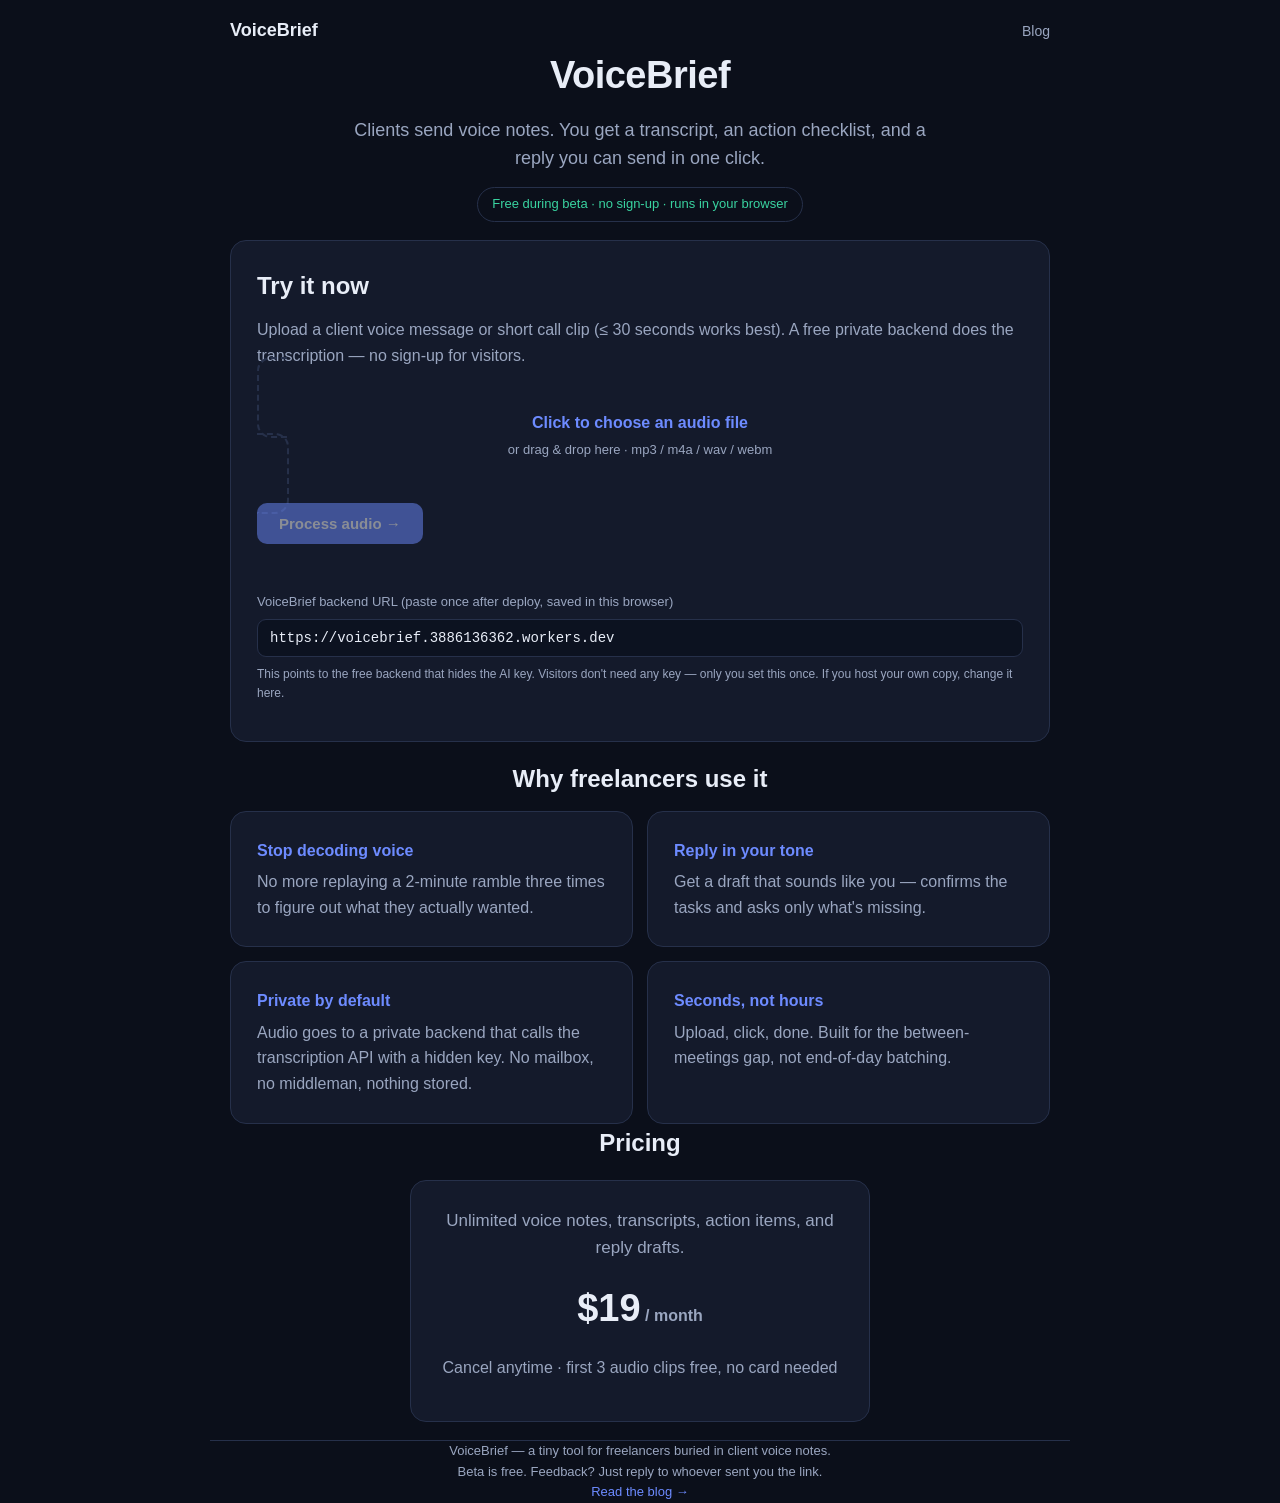
<file: index.html>
<!DOCTYPE html>
<html lang="en">
<head>
<meta charset="UTF-8" />
<meta name="viewport" content="width=device-width, initial-scale=1.0" />
<title>VoiceBrief — turn client voice notes into a task list + reply</title>
<meta name="description" content="Upload a client voice message or call recording. Get a transcript, an action checklist, and a ready-to-send reply draft in seconds." />
<style>
  :root{
    --bg:#0b0f1a; --card:#141a2b; --ink:#e8edf7; --muted:#9aa6c0;
    --accent:#6d8bff; --accent2:#39d3a0; --line:#26304a;
  }
  *{box-sizing:border-box}
  body{margin:0;font-family:-apple-system,BlinkMacSystemFont,"Segoe UI",Roboto,Helvetica,Arial,sans-serif;
    background:var(--bg);color:var(--ink);line-height:1.6;-webkit-font-smoothing:antialiased}
  .wrap{max-width:860px;margin:0 auto;padding:0 20px}
  header{padding:54px 0 26px;text-align:center}
  h1{font-size:38px;margin:0 0 10px;letter-spacing:-.5px}
  .sub{color:var(--muted);font-size:18px;max-width:600px;margin:0 auto}
  .pill{display:inline-block;margin-top:14px;padding:6px 14px;border:1px solid var(--line);
    border-radius:999px;font-size:13px;color:var(--accent2)}
  section{padding:30px 0}
  .card{background:var(--card);border:1px solid var(--line);border-radius:16px;padding:26px;margin:18px 0}
  h2{font-size:24px;margin:0 0 12px}
  .drop{border:2px dashed var(--line);border-radius:14px;padding:30px;text-align:center;cursor:pointer;transition:.2s}
  .drop:hover{border-color:var(--accent);background:#101728}
  .drop b{color:var(--accent)}
  input[type=file]{display:none}
  .row{display:flex;gap:12px;flex-wrap:wrap;align-items:center;margin-top:16px}
  button{background:var(--accent);color:#fff;border:0;border-radius:10px;padding:12px 22px;
    font-size:15px;font-weight:600;cursor:pointer;transition:.15s}
  button:hover{filter:brightness(1.08)}
  button:disabled{opacity:.5;cursor:not-allowed}
  .ghost{background:transparent;border:1px solid var(--line);color:var(--ink)}
  .status{margin-top:14px;font-size:14px;color:var(--muted);min-height:20px}
  .err{color:#ff7b7b}
  label.fld{display:block;font-size:13px;color:var(--muted);margin:14px 0 6px}
  input[type=text],input[type=password]{width:100%;background:#0c1220;border:1px solid var(--line);
    color:var(--ink);border-radius:9px;padding:10px 12px;font-size:14px;font-family:monospace}
  .result{margin-top:22px}
  .block{background:#0c1220;border:1px solid var(--line);border-radius:12px;padding:18px;margin:12px 0}
  .block h3{margin:0 0 10px;font-size:15px;color:var(--accent2);text-transform:uppercase;letter-spacing:.5px}
  ul{margin:0;padding-left:20px}
  li{margin:6px 0}
  .reply{white-space:pre-wrap}
  .copy{float:right;font-size:12px;padding:5px 10px}
  .feat{display:grid;grid-template-columns:1fr 1fr;gap:14px}
  .feat .card{margin:0}
  .feat h3{color:var(--accent);font-size:16px;margin:0 0 6px}
  footer{padding:34px 0 60px;color:var(--muted);font-size:13px;text-align:center;border-top:1px solid var(--line);margin-top:20px}
  .note{font-size:12px;color:var(--muted);margin-top:8px}
  .topnav{max-width:860px;margin:0 auto;padding:16px 20px 0;display:flex;justify-content:space-between;align-items:center}
  .topnav .brand{font-weight:700;color:var(--ink);text-decoration:none;font-size:18px}
  .topnav a.link{color:var(--muted);text-decoration:none;font-size:14px;margin-left:18px}
  .topnav a.link:hover{color:var(--accent)}
  @media(max-width:620px){.feat{grid-template-columns:1fr}h1{font-size:30px}}
</style>
</head>
<body>
<nav class="topnav">
  <a class="brand" href="index.html">VoiceBrief</a>
  <span><a class="link" href="blog/index.html">Blog</a></span>
</nav>
<header class="wrap">
  <h1>VoiceBrief</h1>
  <p class="sub">Clients send voice notes. You get a transcript, an action checklist, and a reply you can send in one click.</p>
  <span class="pill">Free during beta · no sign-up · runs in your browser</span>
</header>

<section class="wrap">
  <div class="card">
    <h2>Try it now</h2>
    <p style="color:var(--muted);margin-top:0">Upload a client voice message or short call clip (≤ 30 seconds works best). A free private backend does the transcription — no sign-up for visitors.</p>
    <label class="drop" id="drop">
      <input type="file" id="file" accept="audio/*" />
      <div><b>Click to choose an audio file</b><br><span style="color:var(--muted);font-size:13px">or drag &amp; drop here · mp3 / m4a / wav / webm</span></div>
    </label>
    <div class="row">
      <button id="go" disabled>Process audio →</button>
      <span id="fname" style="color:var(--muted);font-size:13px"></span>
    </div>
    <div class="status" id="status"></div>

    <label class="fld">VoiceBrief backend URL (paste once after deploy, saved in this browser)</label>
    <input type="text" id="api" placeholder="https://voicebrief.your-subdomain.workers.dev/process" />
    <p class="note">This points to the free backend that hides the AI key. Visitors don't need any key — only you set this once. If you host your own copy, change it here.</p>

    <div class="result" id="result" style="display:none">
      <div class="block">
        <h3>Transcript</h3>
        <div id="transcript" class="reply"></div>
      </div>
      <div class="block">
        <h3>Action items</h3>
        <ul id="actions"></ul>
      </div>
      <div class="block">
        <button class="copy ghost" id="copyReply">Copy reply</button>
        <h3>Reply draft</h3>
        <div id="reply" class="reply"></div>
      </div>
    </div>
  </div>
</section>

<section class="wrap">
  <h2 style="text-align:center">Why freelancers use it</h2>
  <div class="feat">
    <div class="card"><h3>Stop decoding voice</h3><p style="color:var(--muted);margin:0">No more replaying a 2-minute ramble three times to figure out what they actually wanted.</p></div>
    <div class="card"><h3>Reply in your tone</h3><p style="color:var(--muted);margin:0">Get a draft that sounds like you — confirms the tasks and asks only what's missing.</p></div>
    <div class="card"><h3>Private by default</h3><p style="color:var(--muted);margin:0">Audio goes to a private backend that calls the transcription API with a hidden key. No mailbox, no middleman, nothing stored.</p></div>
    <div class="card"><h3>Seconds, not hours</h3><p style="color:var(--muted);margin:0">Upload, click, done. Built for the between-meetings gap, not end-of-day batching.</p></div>
  </div>
</section>

<section class="wrap">
  <h2 style="text-align:center">Pricing</h2>
  <div class="card" style="text-align:center;max-width:460px;margin:18px auto">
    <p style="color:var(--muted);font-size:17px;margin-top:0">Unlimited voice notes, transcripts, action items, and reply drafts.</p>
    <p style="font-size:38px;font-weight:700;margin:8px 0">$19<span style="font-size:16px;color:var(--muted)"> / month</span></p>
    <p style="color:var(--muted);margin-bottom:6px">Cancel anytime · first 3 audio clips free, no card needed</p>
    <div id="paypal-button-container-P-16V273775J018745HNJ6WGAI" style="margin-top:14px;max-width:300px;margin-left:auto;margin-right:auto"></div>
  </div>
</section>

<footer class="wrap">
  VoiceBrief — a tiny tool for freelancers buried in client voice notes.<br>
  Beta is free. Feedback? Just reply to whoever sent you the link.<br>
  <a href="blog/index.html" style="color:var(--accent);text-decoration:none">Read the blog →</a>
</footer>

<script>
// The backend (Cloudflare Worker) holds the AI key. Visitor just pastes the
// backend URL once; it's remembered in this browser.
const apiInput = document.getElementById('api');
const SAVED_API = localStorage.getItem('vb_api');
if (SAVED_API) {
  apiInput.value = SAVED_API;
} else {
  // Pre-filled: your deployed Worker backend
  apiInput.value = 'https://voicebrief.3886136362.workers.dev';
}
apiInput.addEventListener('change', () => localStorage.setItem('vb_api', apiInput.value.trim()));

const fileInput = document.getElementById('file');
const goBtn = document.getElementById('go');
const statusEl = document.getElementById('status');
const drop = document.getElementById('drop');
const fnameEl = document.getElementById('fname');
let chosenFile = null;

fileInput.addEventListener('change', e => {
  chosenFile = e.target.files[0];
  if (chosenFile) { goBtn.disabled = false; fnameEl.textContent = chosenFile.name; statusEl.textContent=''; }
});
['dragover','dragenter'].forEach(ev=>drop.addEventListener(ev,e=>{e.preventDefault();drop.style.borderColor='var(--accent)'}));
['dragleave','drop'].forEach(ev=>drop.addEventListener(ev,e=>{e.preventDefault();drop.style.borderColor='var(--line)'}));
drop.addEventListener('drop', e => {
  if (e.dataTransfer.files[0]) { chosenFile = e.dataTransfer.files[0]; goBtn.disabled=false; fnameEl.textContent=chosenFile.name; }
});

function setStatus(msg, isErr){ statusEl.textContent = msg; statusEl.className = 'status' + (isErr?' err':''); }

async function readFileAsDataURL(file){
  return new Promise((res, rej) => {
    const fr = new FileReader();
    fr.onload = () => res(fr.result);
    fr.onerror = rej;
    fr.readAsDataURL(file);
  });
}

async function processAudio(apiUrl, dataURL, mime){
  const r = await fetch(apiUrl, {
    method:'POST',
    headers:{'Content-Type':'application/json'},
    body: JSON.stringify({ audio: dataURL, mime })
  });
  if(!r.ok){ const t=await r.text(); throw new Error('Backend error: '+t.slice(0,200)); }
  return await r.json();
}

goBtn.addEventListener('click', async () => {
  const apiUrl = (document.getElementById('api').value.trim() || '').replace(/\/$/, '') + '/process';
  if(!document.getElementById('api').value.trim()){ setStatus('Paste the VoiceBrief backend URL first (see the note above).', true); return; }
  if(!chosenFile){ setStatus('Choose an audio file first.', true); return; }

  // paywall: 3 free uses unless subscribed
  const paid = localStorage.getItem('vb_paid');
  const used = parseInt(localStorage.getItem('vb_uses') || '0', 10);
  if(!paid && used >= 3){
    setStatus('Free limit reached — subscribe $19/mo for unlimited (button below).', true);
    const pc = document.getElementById('paypal-button-container-P-16V273775J018745HNJ6WGAI');
    if(pc) pc.scrollIntoView({behavior:'smooth'});
    return;
  }

  goBtn.disabled = true;
  try{
    setStatus('Reading audio…');
    const dataURL = await readFileAsDataURL(chosenFile);
    setStatus('Transcribing + drafting…');
    const out = await processAudio(apiUrl, dataURL, chosenFile.type || 'audio/webm');
    if(!out.transcript || !out.transcript.trim()){ setStatus('No speech detected. Try a clearer clip.', true); goBtn.disabled=false; return; }
    document.getElementById('transcript').textContent = out.transcript;
    const ul = document.getElementById('actions'); ul.innerHTML='';
    (out.action_items||[]).forEach(it=>{ const li=document.createElement('li'); li.textContent=it; ul.appendChild(li); });
    document.getElementById('reply').textContent = out.reply_draft || '';
    document.getElementById('result').style.display='block';
    const newUsed = used + 1;
    localStorage.setItem('vb_uses', String(newUsed));
    setStatus('Done. ' + (paid ? '' : 'Free uses left: ' + Math.max(0, 3 - newUsed) + '.'));
  }catch(err){
    setStatus(err.message, true);
  }finally{
    goBtn.disabled = false;
  }
});

document.getElementById('copyReply').addEventListener('click', () => {
  const t = document.getElementById('reply').textContent;
  navigator.clipboard.writeText(t).then(()=>{ setStatus('Reply copied.'); });
});
</script>
<script src="https://www.paypal.com/sdk/js?client-id=BAAxyItsTaXijHpq8NBvrle3h6xOpEJ9vc1nl_OvLlwnfe_OoFH8Uz3tGTs9x-p-nI88xGGROfurcvVyig&vault=true&intent=subscription" data-sdk-integration-source="button-factory"></script>
<script>
  if (window.paypal) {
    paypal.Buttons({
      style: { shape: 'rect', color: 'gold', layout: 'vertical', label: 'subscribe' },
      createSubscription: function(data, actions) {
        return actions.subscription.create({ plan_id: 'P-16V273775J018745HNJ6WGAI' });
      },
      onApprove: function(data, actions) {
        localStorage.setItem('vb_paid', '1');
        alert('Thanks for subscribing! You now have unlimited access.');
        location.reload();
      }
    }).render('#paypal-button-container-P-16V273775J018745HNJ6WGAI');
  }
</script>
</body>
</html>
</file>
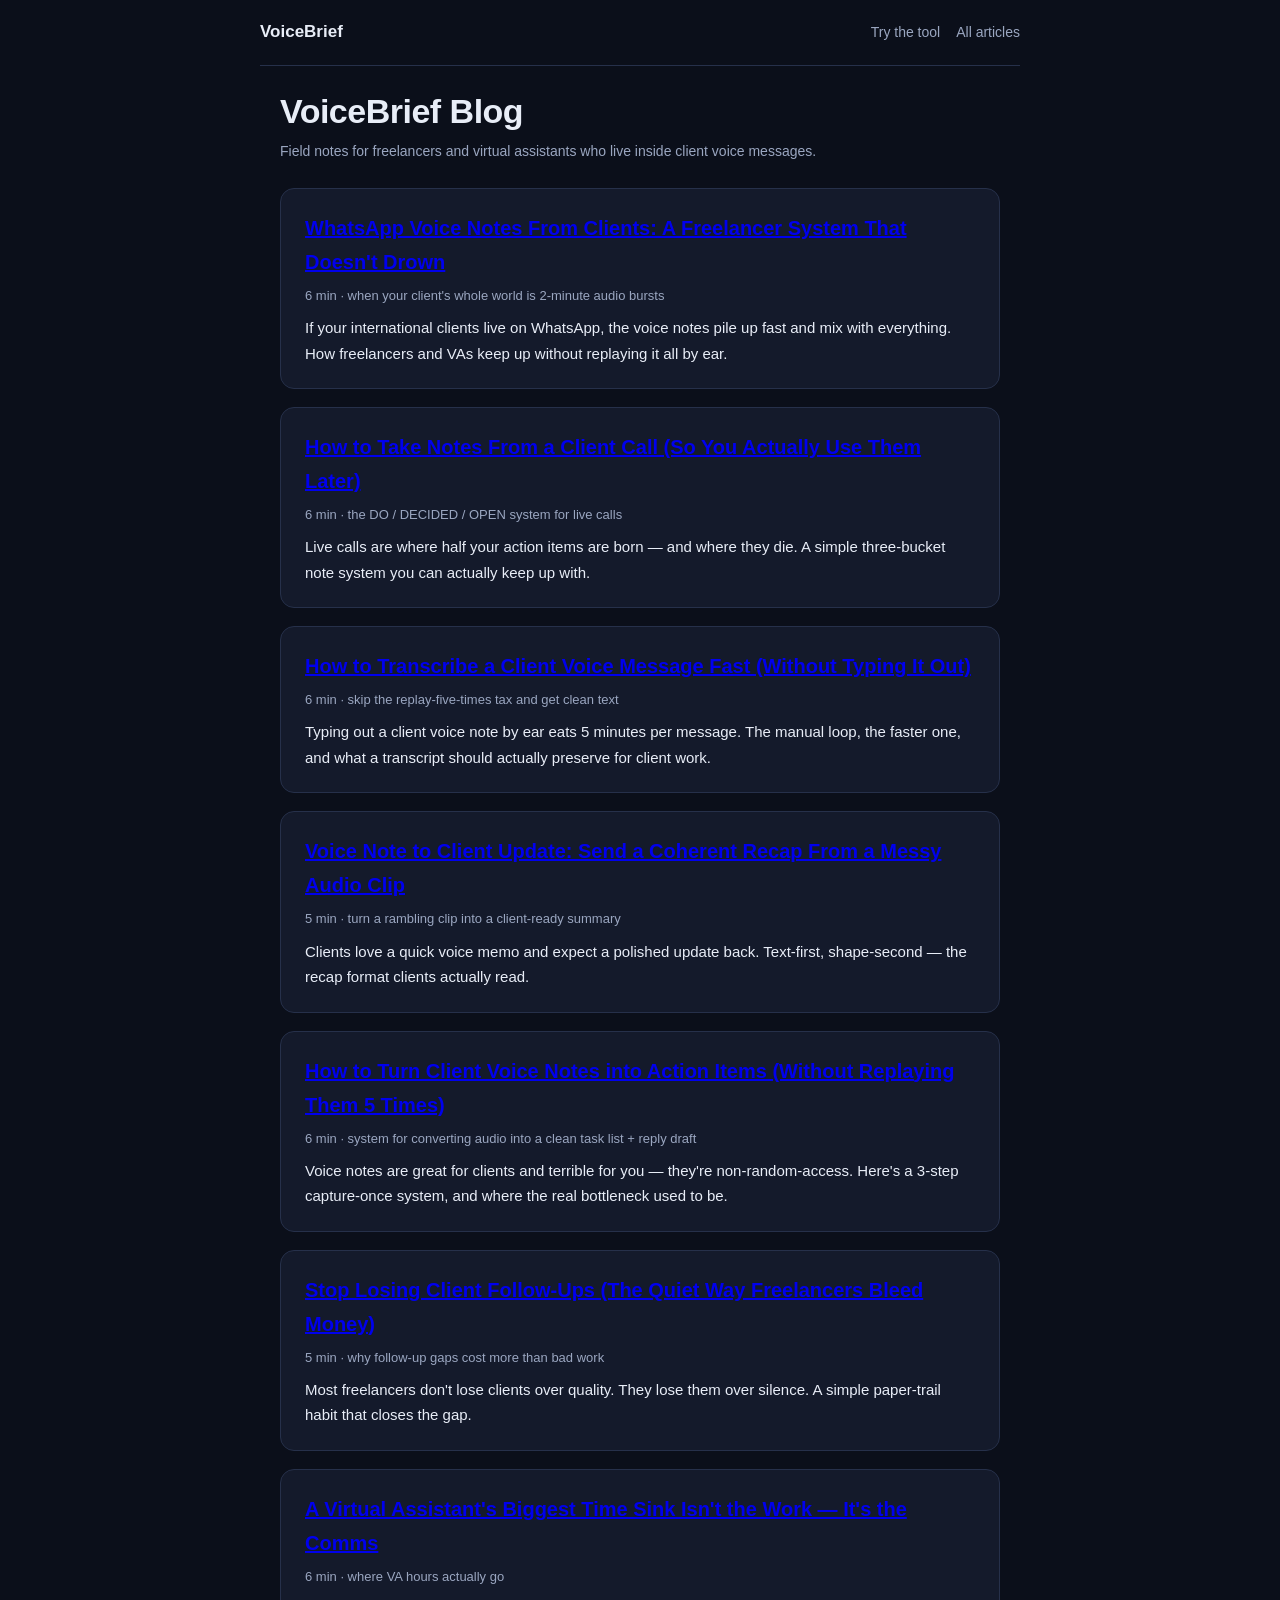
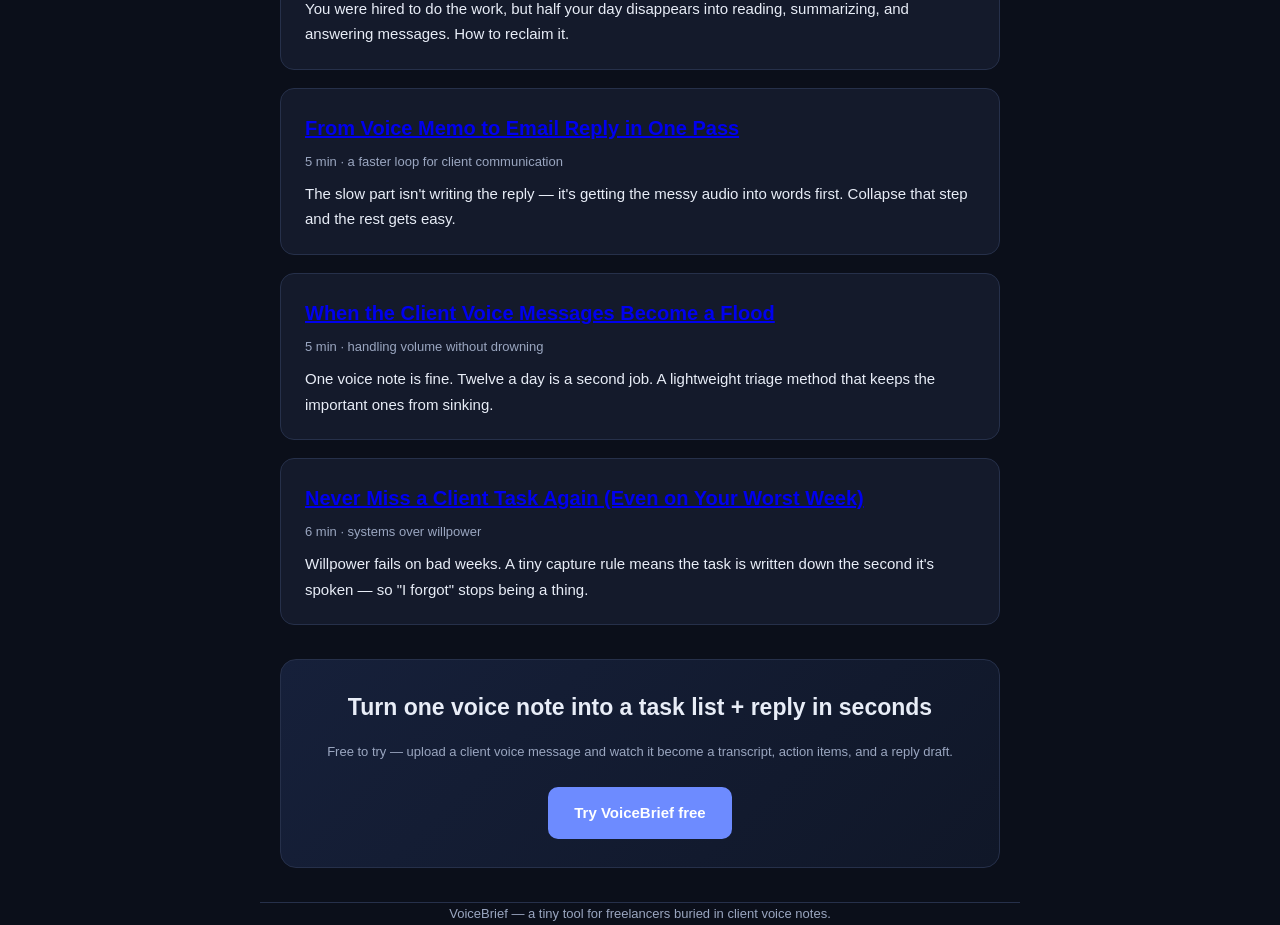
<file: blog/index.html>
<!DOCTYPE html>
<html lang="en">
<head>
<meta charset="UTF-8" />
<meta name="viewport" content="width=device-width, initial-scale=1.0" />
<title>VoiceBrief Blog — for freelancers buried in client voice notes</title>
<meta name="description" content="Practical articles on turning client voice messages into action items, never missing a follow-up, and cutting the time you spend on client communication." />
<link rel="stylesheet" href="style.css" />
</head>
<body>
<div class="nav wrap">
  <a class="brand" href="../index.html">VoiceBrief</a>
  <a href="../index.html">Try the tool</a>
  <a href="index.html">All articles</a>
</div>
<header class="wrap">
  <h1>VoiceBrief Blog</h1>
  <div class="meta">Field notes for freelancers and virtual assistants who live inside client voice messages.</div>
</header>
<main class="wrap">
  <article class="post">
    <a href="whatsapp-voice-notes-from-clients.html"><h2>WhatsApp Voice Notes From Clients: A Freelancer System That Doesn't Drown</h2></a>
    <div class="meta">6 min · when your client's whole world is 2-minute audio bursts</div>
    <p>If your international clients live on WhatsApp, the voice notes pile up fast and mix with everything. How freelancers and VAs keep up without replaying it all by ear.</p>
  </article>
  <article class="post">
    <a href="take-notes-from-client-call.html"><h2>How to Take Notes From a Client Call (So You Actually Use Them Later)</h2></a>
    <div class="meta">6 min · the DO / DECIDED / OPEN system for live calls</div>
    <p>Live calls are where half your action items are born — and where they die. A simple three-bucket note system you can actually keep up with.</p>
  </article>
  <article class="post">
    <a href="transcribe-client-voice-message.html"><h2>How to Transcribe a Client Voice Message Fast (Without Typing It Out)</h2></a>
    <div class="meta">6 min · skip the replay-five-times tax and get clean text</div>
    <p>Typing out a client voice note by ear eats 5 minutes per message. The manual loop, the faster one, and what a transcript should actually preserve for client work.</p>
  </article>
  <article class="post">
    <a href="voice-note-to-client-update.html"><h2>Voice Note to Client Update: Send a Coherent Recap From a Messy Audio Clip</h2></a>
    <div class="meta">5 min · turn a rambling clip into a client-ready summary</div>
    <p>Clients love a quick voice memo and expect a polished update back. Text-first, shape-second — the recap format clients actually read.</p>
  </article>
  <article class="post">
    <a href="turn-voice-notes-into-action-items.html"><h2>How to Turn Client Voice Notes into Action Items (Without Replaying Them 5 Times)</h2></a>
    <div class="meta">6 min · system for converting audio into a clean task list + reply draft</div>
    <p>Voice notes are great for clients and terrible for you — they're non-random-access. Here's a 3-step capture-once system, and where the real bottleneck used to be.</p>
  </article>
  <article class="post">
    <a href="stop-losing-client-follow-ups.html"><h2>Stop Losing Client Follow-Ups (The Quiet Way Freelancers Bleed Money)</h2></a>
    <div class="meta">5 min · why follow-up gaps cost more than bad work</div>
    <p>Most freelancers don't lose clients over quality. They lose them over silence. A simple paper-trail habit that closes the gap.</p>
  </article>
  <article class="post">
    <a href="va-biggest-time-sink.html"><h2>A Virtual Assistant's Biggest Time Sink Isn't the Work — It's the Comms</h2></a>
    <div class="meta">6 min · where VA hours actually go</div>
    <p>You were hired to do the work, but half your day disappears into reading, summarizing, and answering messages. How to reclaim it.</p>
  </article>
  <article class="post">
    <a href="voice-memo-to-email-reply.html"><h2>From Voice Memo to Email Reply in One Pass</h2></a>
    <div class="meta">5 min · a faster loop for client communication</div>
    <p>The slow part isn't writing the reply — it's getting the messy audio into words first. Collapse that step and the rest gets easy.</p>
  </article>
  <article class="post">
    <a href="flood-of-client-voice-messages.html"><h2>When the Client Voice Messages Become a Flood</h2></a>
    <div class="meta">5 min · handling volume without drowning</div>
    <p>One voice note is fine. Twelve a day is a second job. A lightweight triage method that keeps the important ones from sinking.</p>
  </article>
  <article class="post">
    <a href="never-miss-a-client-task.html"><h2>Never Miss a Client Task Again (Even on Your Worst Week)</h2></a>
    <div class="meta">6 min · systems over willpower</div>
    <p>Willpower fails on bad weeks. A tiny capture rule means the task is written down the second it's spoken — so "I forgot" stops being a thing.</p>
  </article>

  <div class="cta">
    <h2>Turn one voice note into a task list + reply in seconds</h2>
    <p class="note">Free to try — upload a client voice message and watch it become a transcript, action items, and a reply draft.</p>
    <a class="btn" href="../index.html">Try VoiceBrief free</a>
  </div>
</main>
<footer class="wrap">VoiceBrief — a tiny tool for freelancers buried in client voice notes.</footer>
</body>
</html>
</file>
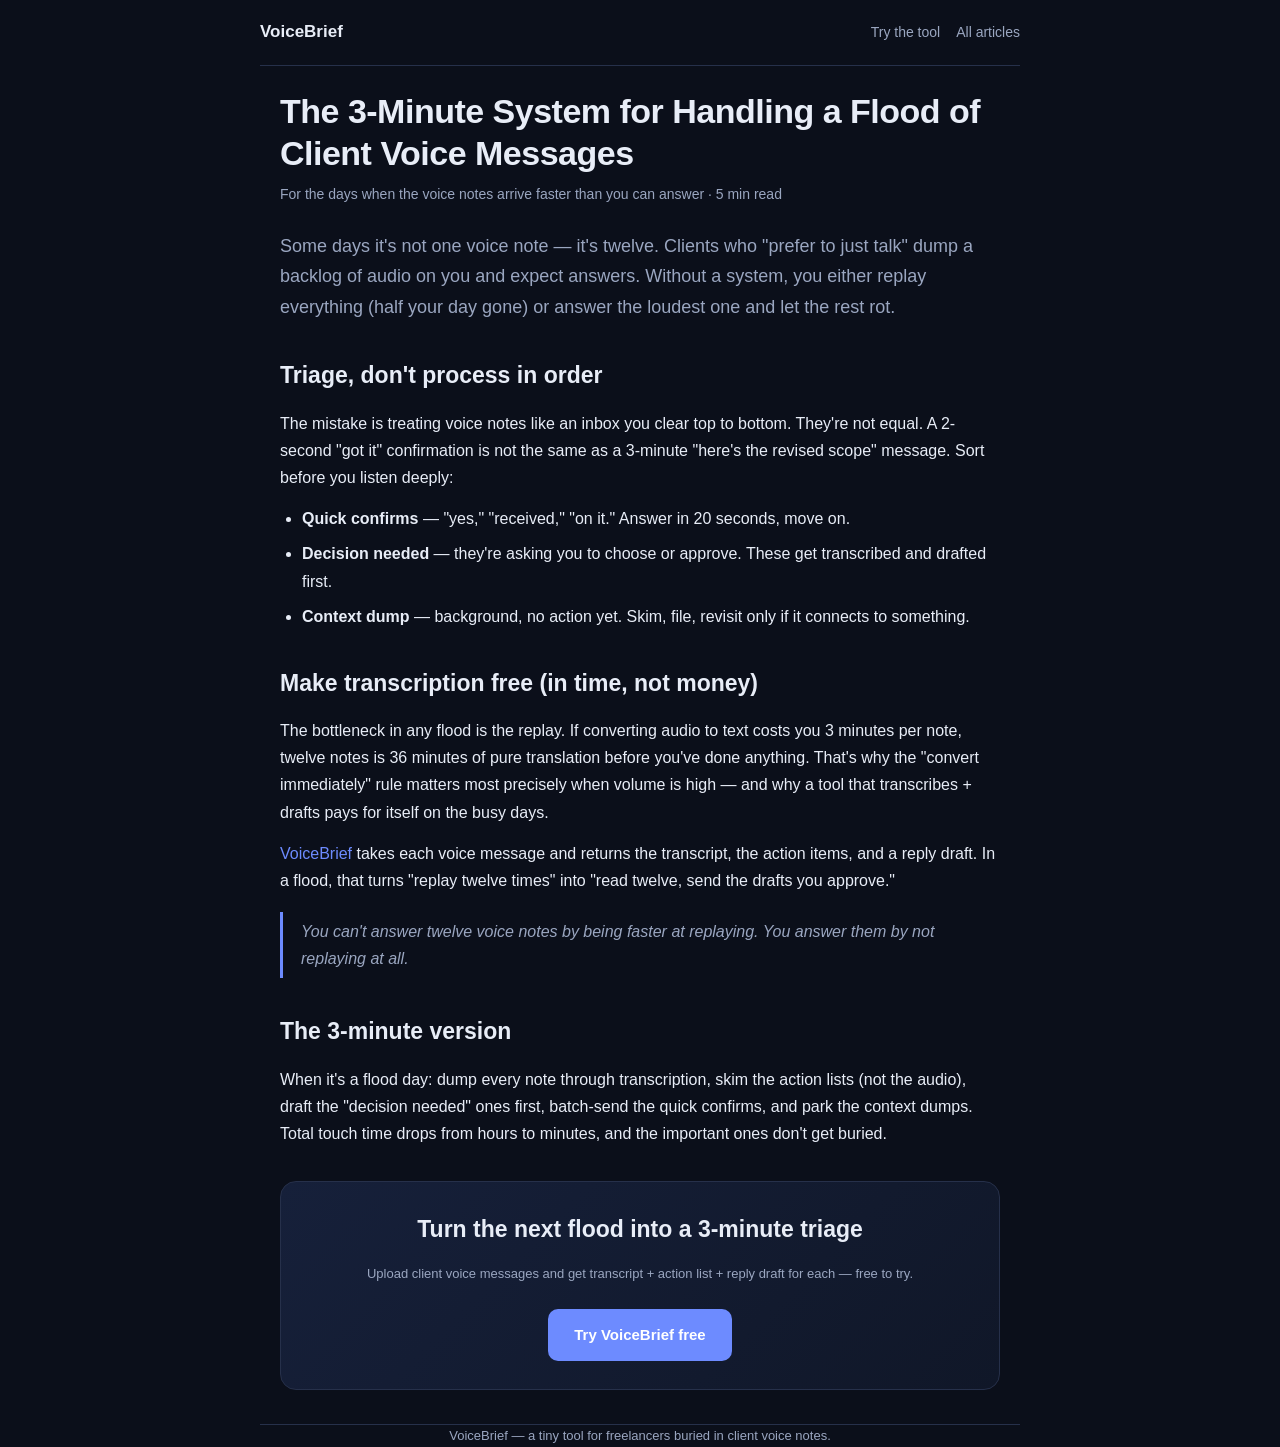
<file: blog/flood-of-client-voice-messages.html>
<!DOCTYPE html>
<html lang="en">
<head>
<meta charset="UTF-8" />
<meta name="viewport" content="width=device-width, initial-scale=1.0" />
<title>The 3-Minute System for Handling a Flood of Client Voice Messages</title>
<meta name="description" content="When client voice notes pile up faster than you can answer them, a simple triage system keeps you from drowning — and from dropping the important ones." />
<link rel="stylesheet" href="style.css" />
</head>
<body>
<div class="nav wrap">
  <a class="brand" href="../index.html">VoiceBrief</a>
  <a href="../index.html">Try the tool</a>
  <a href="index.html">All articles</a>
</div>
<header class="wrap">
  <h1>The 3-Minute System for Handling a Flood of Client Voice Messages</h1>
  <div class="meta">For the days when the voice notes arrive faster than you can answer · 5 min read</div>
</header>
<main class="wrap">
  <p class="lead">Some days it's not one voice note — it's twelve. Clients who "prefer to just talk" dump a backlog of audio on you and expect answers. Without a system, you either replay everything (half your day gone) or answer the loudest one and let the rest rot.</p>

  <h2>Triage, don't process in order</h2>
  <p>The mistake is treating voice notes like an inbox you clear top to bottom. They're not equal. A 2-second "got it" confirmation is not the same as a 3-minute "here's the revised scope" message. Sort before you listen deeply:</p>
  <ul>
    <li><strong>Quick confirms</strong> — "yes," "received," "on it." Answer in 20 seconds, move on.</li>
    <li><strong>Decision needed</strong> — they're asking you to choose or approve. These get transcribed and drafted first.</li>
    <li><strong>Context dump</strong> — background, no action yet. Skim, file, revisit only if it connects to something.</li>
  </ul>

  <h2>Make transcription free (in time, not money)</h2>
  <p>The bottleneck in any flood is the replay. If converting audio to text costs you 3 minutes per note, twelve notes is 36 minutes of pure translation before you've done anything. That's why the "convert immediately" rule matters most precisely when volume is high — and why a tool that transcribes + drafts pays for itself on the busy days.</p>
  <p><a class="inline" href="../index.html">VoiceBrief</a> takes each voice message and returns the transcript, the action items, and a reply draft. In a flood, that turns "replay twelve times" into "read twelve, send the drafts you approve."</p>

  <blockquote>You can't answer twelve voice notes by being faster at replaying. You answer them by not replaying at all.</blockquote>

  <h2>The 3-minute version</h2>
  <p>When it's a flood day: dump every note through transcription, skim the action lists (not the audio), draft the "decision needed" ones first, batch-send the quick confirms, and park the context dumps. Total touch time drops from hours to minutes, and the important ones don't get buried.</p>

  <div class="cta">
    <h2>Turn the next flood into a 3-minute triage</h2>
    <p class="note">Upload client voice messages and get transcript + action list + reply draft for each — free to try.</p>
    <a class="btn" href="../index.html">Try VoiceBrief free</a>
  </div>
</main>
<footer class="wrap">VoiceBrief — a tiny tool for freelancers buried in client voice notes.</footer>
</body>
</html>
</file>
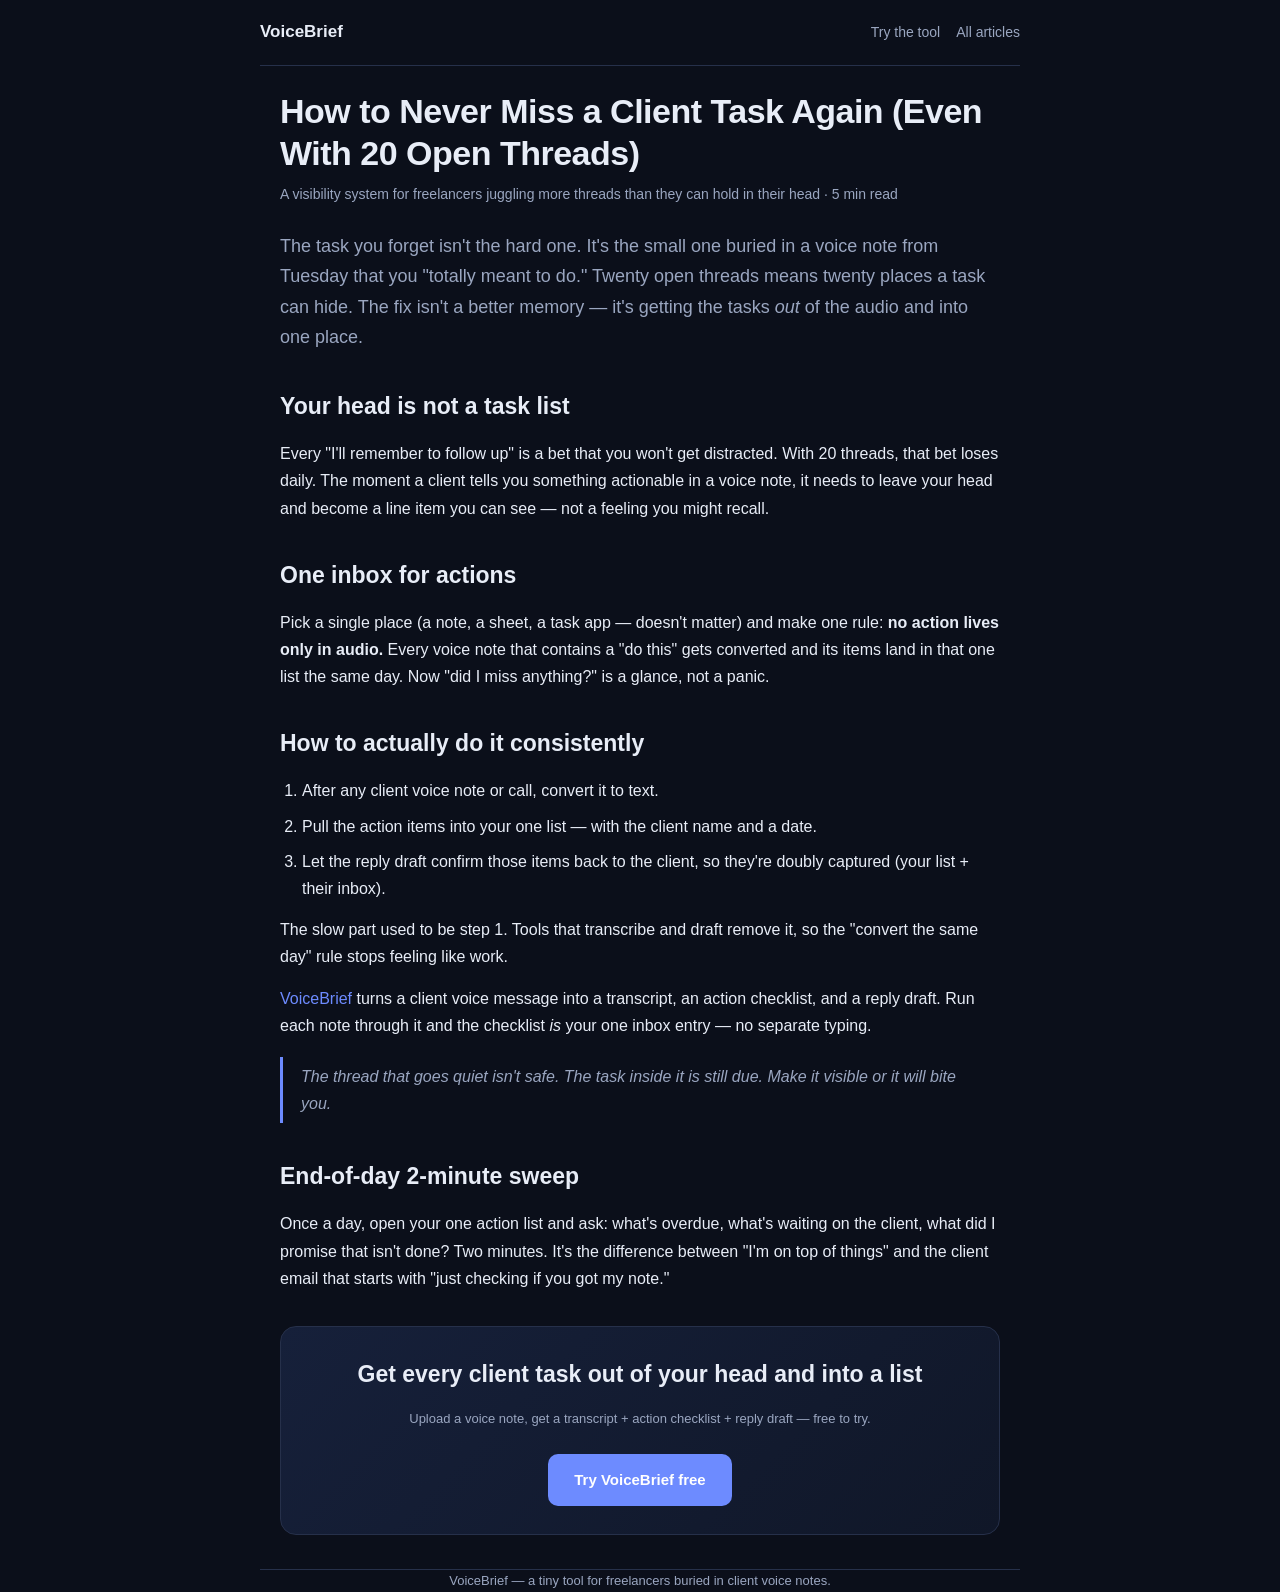
<file: blog/never-miss-a-client-task.html>
<!DOCTYPE html>
<html lang="en">
<head>
<meta charset="UTF-8" />
<meta name="viewport" content="width=device-width, initial-scale=1.0" />
<title>How to Never Miss a Client Task Again (Even With 20 Open Threads)</title>
<meta name="description" content="The client task you forget is the one that costs you the relationship. A lightweight system to keep every open thread's actions visible." />
<link rel="stylesheet" href="style.css" />
</head>
<body>
<div class="nav wrap">
  <a class="brand" href="../index.html">VoiceBrief</a>
  <a href="../index.html">Try the tool</a>
  <a href="index.html">All articles</a>
</div>
<header class="wrap">
  <h1>How to Never Miss a Client Task Again (Even With 20 Open Threads)</h1>
  <div class="meta">A visibility system for freelancers juggling more threads than they can hold in their head · 5 min read</div>
</header>
<main class="wrap">
  <p class="lead">The task you forget isn't the hard one. It's the small one buried in a voice note from Tuesday that you "totally meant to do." Twenty open threads means twenty places a task can hide. The fix isn't a better memory — it's getting the tasks <em>out</em> of the audio and into one place.</p>

  <h2>Your head is not a task list</h2>
  <p>Every "I'll remember to follow up" is a bet that you won't get distracted. With 20 threads, that bet loses daily. The moment a client tells you something actionable in a voice note, it needs to leave your head and become a line item you can see — not a feeling you might recall.</p>

  <h2>One inbox for actions</h2>
  <p>Pick a single place (a note, a sheet, a task app — doesn't matter) and make one rule: <strong>no action lives only in audio.</strong> Every voice note that contains a "do this" gets converted and its items land in that one list the same day. Now "did I miss anything?" is a glance, not a panic.</p>

  <h2>How to actually do it consistently</h2>
  <ol>
    <li>After any client voice note or call, convert it to text.</li>
    <li>Pull the action items into your one list — with the client name and a date.</li>
    <li>Let the reply draft confirm those items back to the client, so they're doubly captured (your list + their inbox).</li>
  </ol>
  <p>The slow part used to be step 1. Tools that transcribe and draft remove it, so the "convert the same day" rule stops feeling like work.</p>
  <p><a class="inline" href="../index.html">VoiceBrief</a> turns a client voice message into a transcript, an action checklist, and a reply draft. Run each note through it and the checklist <em>is</em> your one inbox entry — no separate typing.</p>

  <blockquote>The thread that goes quiet isn't safe. The task inside it is still due. Make it visible or it will bite you.</blockquote>

  <h2>End-of-day 2-minute sweep</h2>
  <p>Once a day, open your one action list and ask: what's overdue, what's waiting on the client, what did I promise that isn't done? Two minutes. It's the difference between "I'm on top of things" and the client email that starts with "just checking if you got my note."</p>

  <div class="cta">
    <h2>Get every client task out of your head and into a list</h2>
    <p class="note">Upload a voice note, get a transcript + action checklist + reply draft — free to try.</p>
    <a class="btn" href="../index.html">Try VoiceBrief free</a>
  </div>
</main>
<footer class="wrap">VoiceBrief — a tiny tool for freelancers buried in client voice notes.</footer>
</body>
</html>
</file>
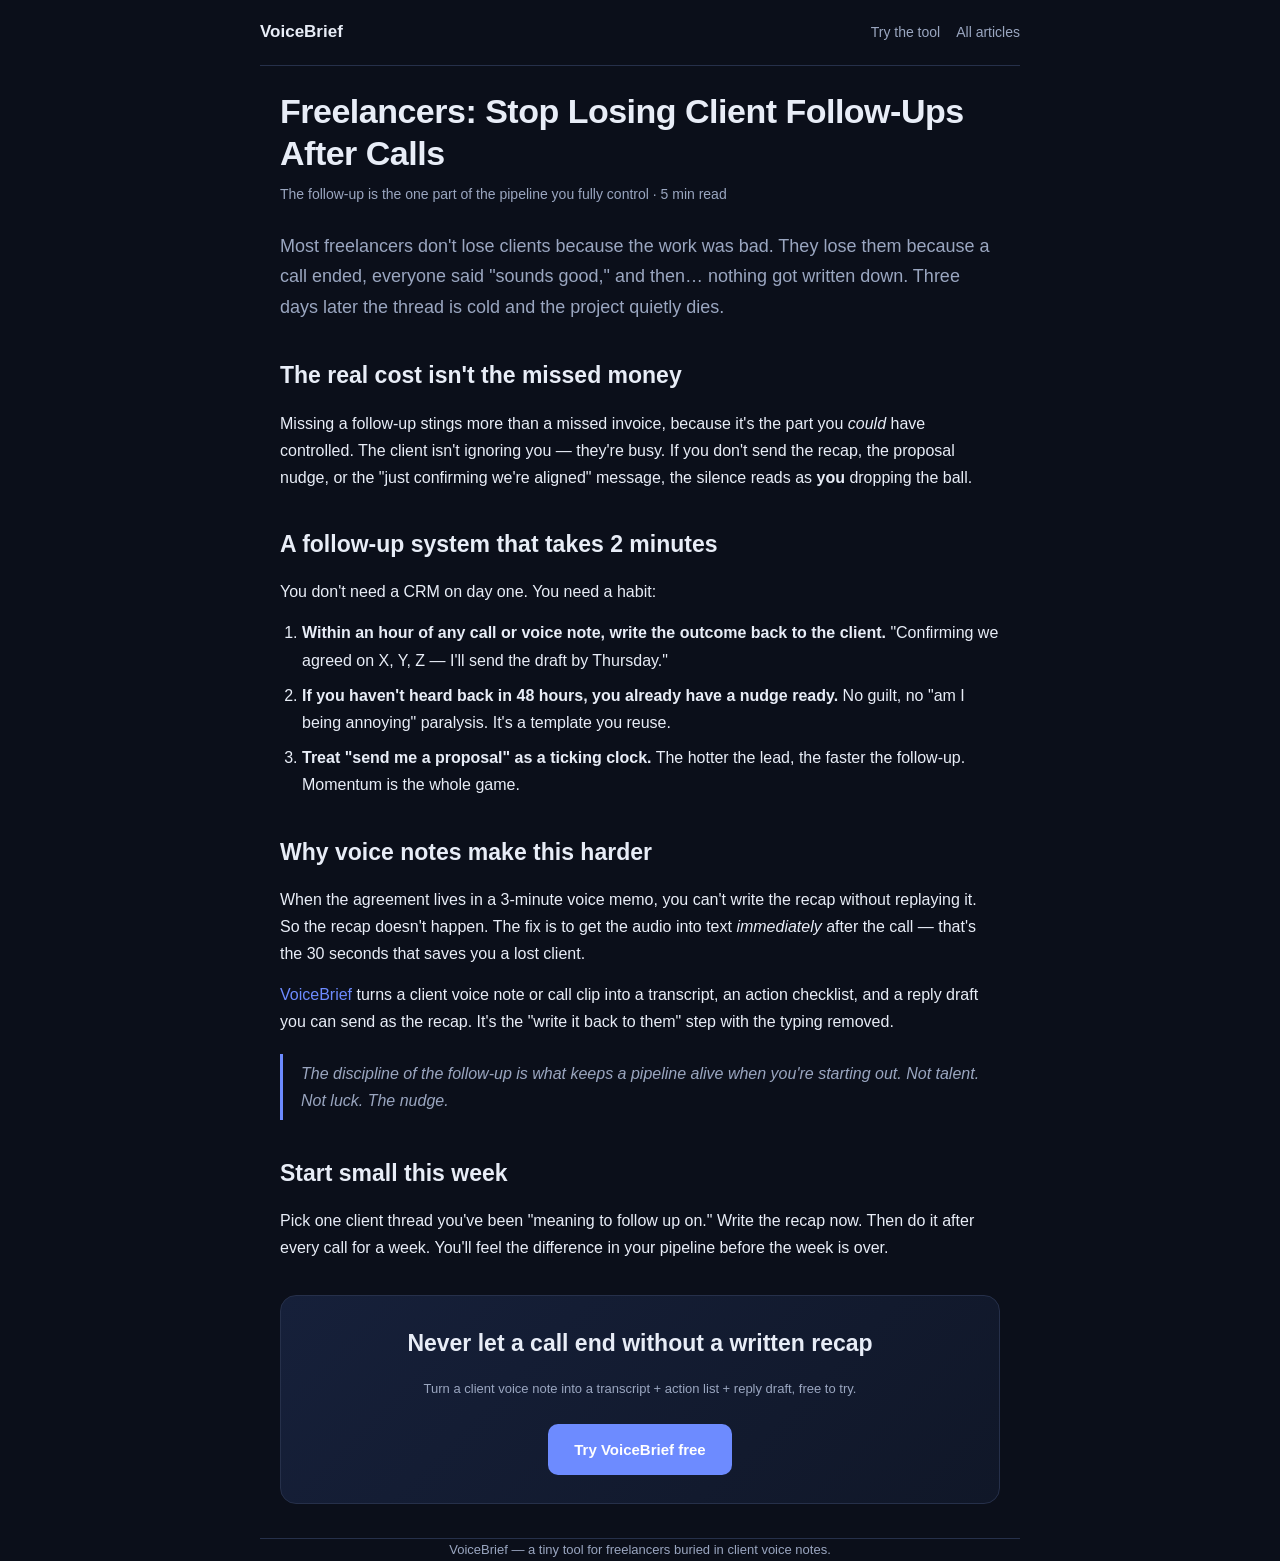
<file: blog/stop-losing-client-follow-ups.html>
<!DOCTYPE html>
<html lang="en">
<head>
<meta charset="UTF-8" />
<meta name="viewport" content="width=device-width, initial-scale=1.0" />
<title>Freelancers: Stop Losing Client Follow-Ups After Calls</title>
<meta name="description" content="The follow-up is the part of freelancing you can actually control. A lightweight system to never lose a client thread after a call or voice note." />
<link rel="stylesheet" href="style.css" />
</head>
<body>
<div class="nav wrap">
  <a class="brand" href="../index.html">VoiceBrief</a>
  <a href="../index.html">Try the tool</a>
  <a href="index.html">All articles</a>
</div>
<header class="wrap">
  <h1>Freelancers: Stop Losing Client Follow-Ups After Calls</h1>
  <div class="meta">The follow-up is the one part of the pipeline you fully control · 5 min read</div>
</header>
<main class="wrap">
  <p class="lead">Most freelancers don't lose clients because the work was bad. They lose them because a call ended, everyone said "sounds good," and then… nothing got written down. Three days later the thread is cold and the project quietly dies.</p>

  <h2>The real cost isn't the missed money</h2>
  <p>Missing a follow-up stings more than a missed invoice, because it's the part you <em>could</em> have controlled. The client isn't ignoring you — they're busy. If you don't send the recap, the proposal nudge, or the "just confirming we're aligned" message, the silence reads as <strong>you</strong> dropping the ball.</p>

  <h2>A follow-up system that takes 2 minutes</h2>
  <p>You don't need a CRM on day one. You need a habit:</p>
  <ol>
    <li><strong>Within an hour of any call or voice note, write the outcome back to the client.</strong> "Confirming we agreed on X, Y, Z — I'll send the draft by Thursday."</li>
    <li><strong>If you haven't heard back in 48 hours, you already have a nudge ready.</strong> No guilt, no "am I being annoying" paralysis. It's a template you reuse.</li>
    <li><strong>Treat "send me a proposal" as a ticking clock.</strong> The hotter the lead, the faster the follow-up. Momentum is the whole game.</li>
  </ol>

  <h2>Why voice notes make this harder</h2>
  <p>When the agreement lives in a 3-minute voice memo, you can't write the recap without replaying it. So the recap doesn't happen. The fix is to get the audio into text <em>immediately</em> after the call — that's the 30 seconds that saves you a lost client.</p>
  <p><a class="inline" href="../index.html">VoiceBrief</a> turns a client voice note or call clip into a transcript, an action checklist, and a reply draft you can send as the recap. It's the "write it back to them" step with the typing removed.</p>

  <blockquote>The discipline of the follow-up is what keeps a pipeline alive when you're starting out. Not talent. Not luck. The nudge.</blockquote>

  <h2>Start small this week</h2>
  <p>Pick one client thread you've been "meaning to follow up on." Write the recap now. Then do it after every call for a week. You'll feel the difference in your pipeline before the week is over.</p>

  <div class="cta">
    <h2>Never let a call end without a written recap</h2>
    <p class="note">Turn a client voice note into a transcript + action list + reply draft, free to try.</p>
    <a class="btn" href="../index.html">Try VoiceBrief free</a>
  </div>
</main>
<footer class="wrap">VoiceBrief — a tiny tool for freelancers buried in client voice notes.</footer>
</body>
</html>
</file>
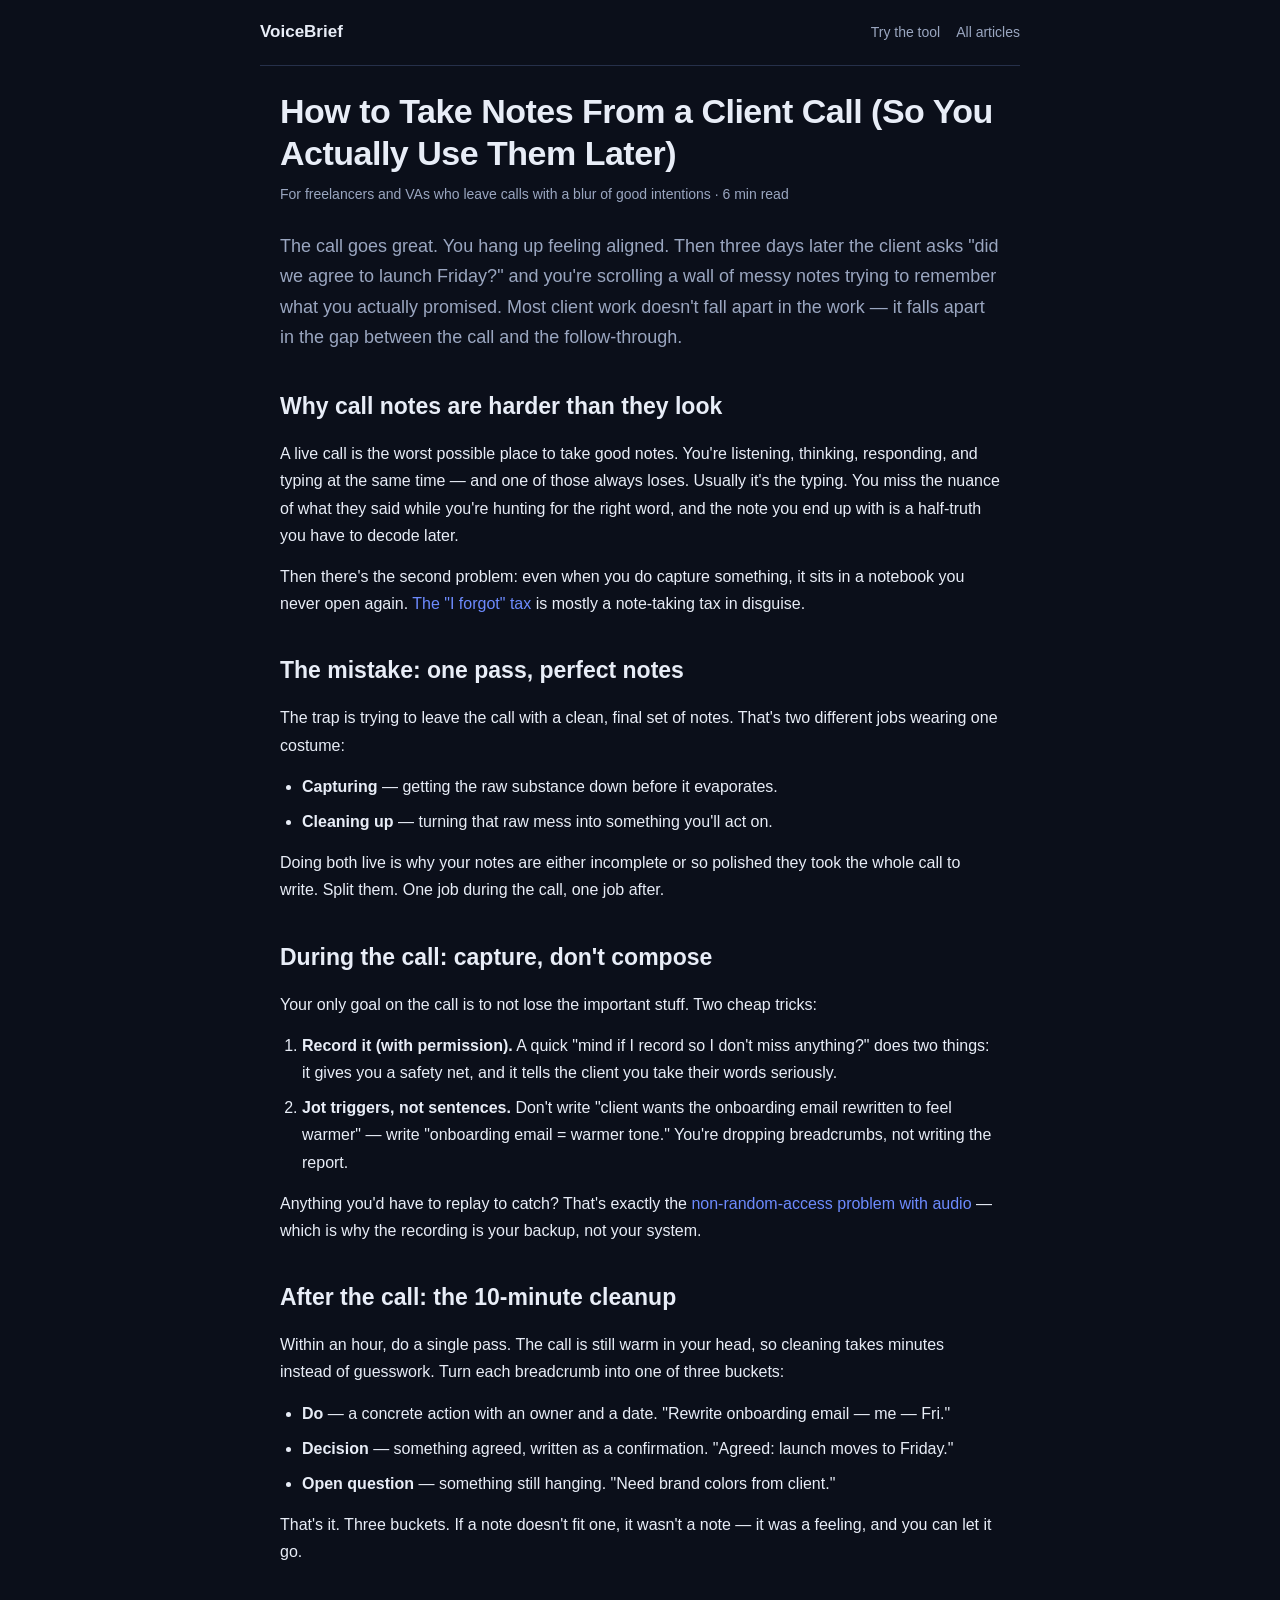
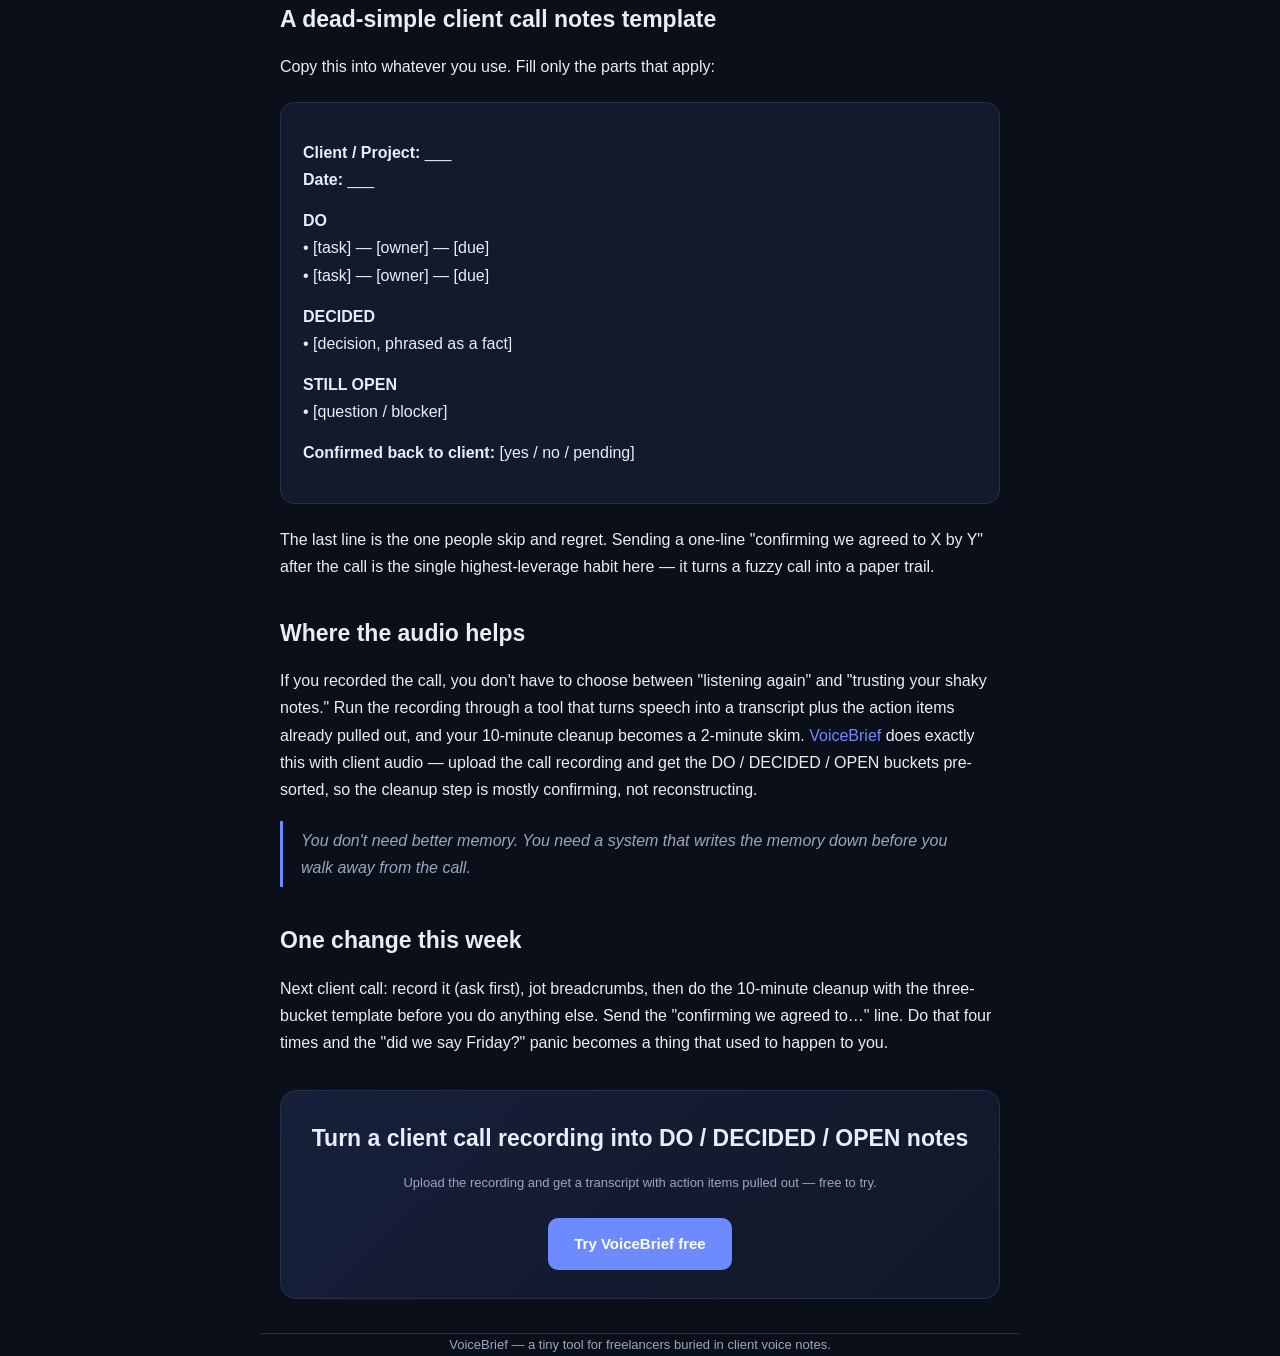
<file: blog/take-notes-from-client-call.html>
<!DOCTYPE html>
<html lang="en">
<head>
<meta charset="UTF-8" />
<meta name="viewport" content="width=device-width, initial-scale=1.0" />
<title>How to Take Notes From a Client Call (So You Actually Use Them Later)</title>
<meta name="description" content="Live client calls are where half your action items are born — and where most of them die. A simple note system freelancers and VAs can actually keep up with." />
<link rel="stylesheet" href="style.css" />
</head>
<body>
<div class="nav wrap">
  <a class="brand" href="../index.html">VoiceBrief</a>
  <a href="../index.html">Try the tool</a>
  <a href="index.html">All articles</a>
</div>
<header class="wrap">
  <h1>How to Take Notes From a Client Call (So You Actually Use Them Later)</h1>
  <div class="meta">For freelancers and VAs who leave calls with a blur of good intentions · 6 min read</div>
</header>
<main class="wrap">
  <p class="lead">The call goes great. You hang up feeling aligned. Then three days later the client asks "did we agree to launch Friday?" and you're scrolling a wall of messy notes trying to remember what you actually promised. Most client work doesn't fall apart in the work — it falls apart in the gap between the call and the follow-through.</p>

  <h2>Why call notes are harder than they look</h2>
  <p>A live call is the worst possible place to take good notes. You're listening, thinking, responding, and typing at the same time — and one of those always loses. Usually it's the typing. You miss the nuance of what they said while you're hunting for the right word, and the note you end up with is a half-truth you have to decode later.</p>
  <p>Then there's the second problem: even when you do capture something, it sits in a notebook you never open again. <a class="inline" href="never-miss-a-client-task.html">The "I forgot" tax</a> is mostly a note-taking tax in disguise.</p>

  <h2>The mistake: one pass, perfect notes</h2>
  <p>The trap is trying to leave the call with a clean, final set of notes. That's two different jobs wearing one costume:</p>
  <ul>
    <li><strong>Capturing</strong> — getting the raw substance down before it evaporates.</li>
    <li><strong>Cleaning up</strong> — turning that raw mess into something you'll act on.</li>
  </ul>
  <p>Doing both live is why your notes are either incomplete or so polished they took the whole call to write. Split them. One job during the call, one job after.</p>

  <h2>During the call: capture, don't compose</h2>
  <p>Your only goal on the call is to not lose the important stuff. Two cheap tricks:</p>
  <ol>
    <li><strong>Record it (with permission).</strong> A quick "mind if I record so I don't miss anything?" does two things: it gives you a safety net, and it tells the client you take their words seriously.</li>
    <li><strong>Jot triggers, not sentences.</strong> Don't write "client wants the onboarding email rewritten to feel warmer" — write "onboarding email = warmer tone." You're dropping breadcrumbs, not writing the report.</li>
  </ol>
  <p>Anything you'd have to replay to catch? That's exactly the <a class="inline" href="turn-voice-notes-into-action-items.html">non-random-access problem with audio</a> — which is why the recording is your backup, not your system.</p>

  <h2>After the call: the 10-minute cleanup</h2>
  <p>Within an hour, do a single pass. The call is still warm in your head, so cleaning takes minutes instead of guesswork. Turn each breadcrumb into one of three buckets:</p>
  <ul>
    <li><strong>Do</strong> — a concrete action with an owner and a date. "Rewrite onboarding email — me — Fri."</li>
    <li><strong>Decision</strong> — something agreed, written as a confirmation. "Agreed: launch moves to Friday."</li>
    <li><strong>Open question</strong> — something still hanging. "Need brand colors from client."</li>
  </ul>
  <p>That's it. Three buckets. If a note doesn't fit one, it wasn't a note — it was a feeling, and you can let it go.</p>

  <h2>A dead-simple client call notes template</h2>
  <p>Copy this into whatever you use. Fill only the parts that apply:</p>
  <div class="card">
    <p><strong>Client / Project:</strong> ___<br/>
    <strong>Date:</strong> ___</p>
    <p><strong>DO</strong><br/>
    • [task] — [owner] — [due]<br/>
    • [task] — [owner] — [due]</p>
    <p><strong>DECIDED</strong><br/>
    • [decision, phrased as a fact]</p>
    <p><strong>STILL OPEN</strong><br/>
    • [question / blocker]</p>
    <p><strong>Confirmed back to client:</strong> [yes / no / pending]</p>
  </div>
  <p>The last line is the one people skip and regret. Sending a one-line "confirming we agreed to X by Y" after the call is the single highest-leverage habit here — it turns a fuzzy call into a paper trail.</p>

  <h2>Where the audio helps</h2>
  <p>If you recorded the call, you don't have to choose between "listening again" and "trusting your shaky notes." Run the recording through a tool that turns speech into a transcript plus the action items already pulled out, and your 10-minute cleanup becomes a 2-minute skim. <a class="inline" href="../index.html">VoiceBrief</a> does exactly this with client audio — upload the call recording and get the DO / DECIDED / OPEN buckets pre-sorted, so the cleanup step is mostly confirming, not reconstructing.</p>

  <blockquote>You don't need better memory. You need a system that writes the memory down before you walk away from the call.</blockquote>

  <h2>One change this week</h2>
  <p>Next client call: record it (ask first), jot breadcrumbs, then do the 10-minute cleanup with the three-bucket template before you do anything else. Send the "confirming we agreed to…" line. Do that four times and the "did we say Friday?" panic becomes a thing that used to happen to you.</p>

  <div class="cta">
    <h2>Turn a client call recording into DO / DECIDED / OPEN notes</h2>
    <p class="note">Upload the recording and get a transcript with action items pulled out — free to try.</p>
    <a class="btn" href="../index.html">Try VoiceBrief free</a>
  </div>
</main>
<footer class="wrap">VoiceBrief — a tiny tool for freelancers buried in client voice notes.</footer>
</body>
</html>
</file>
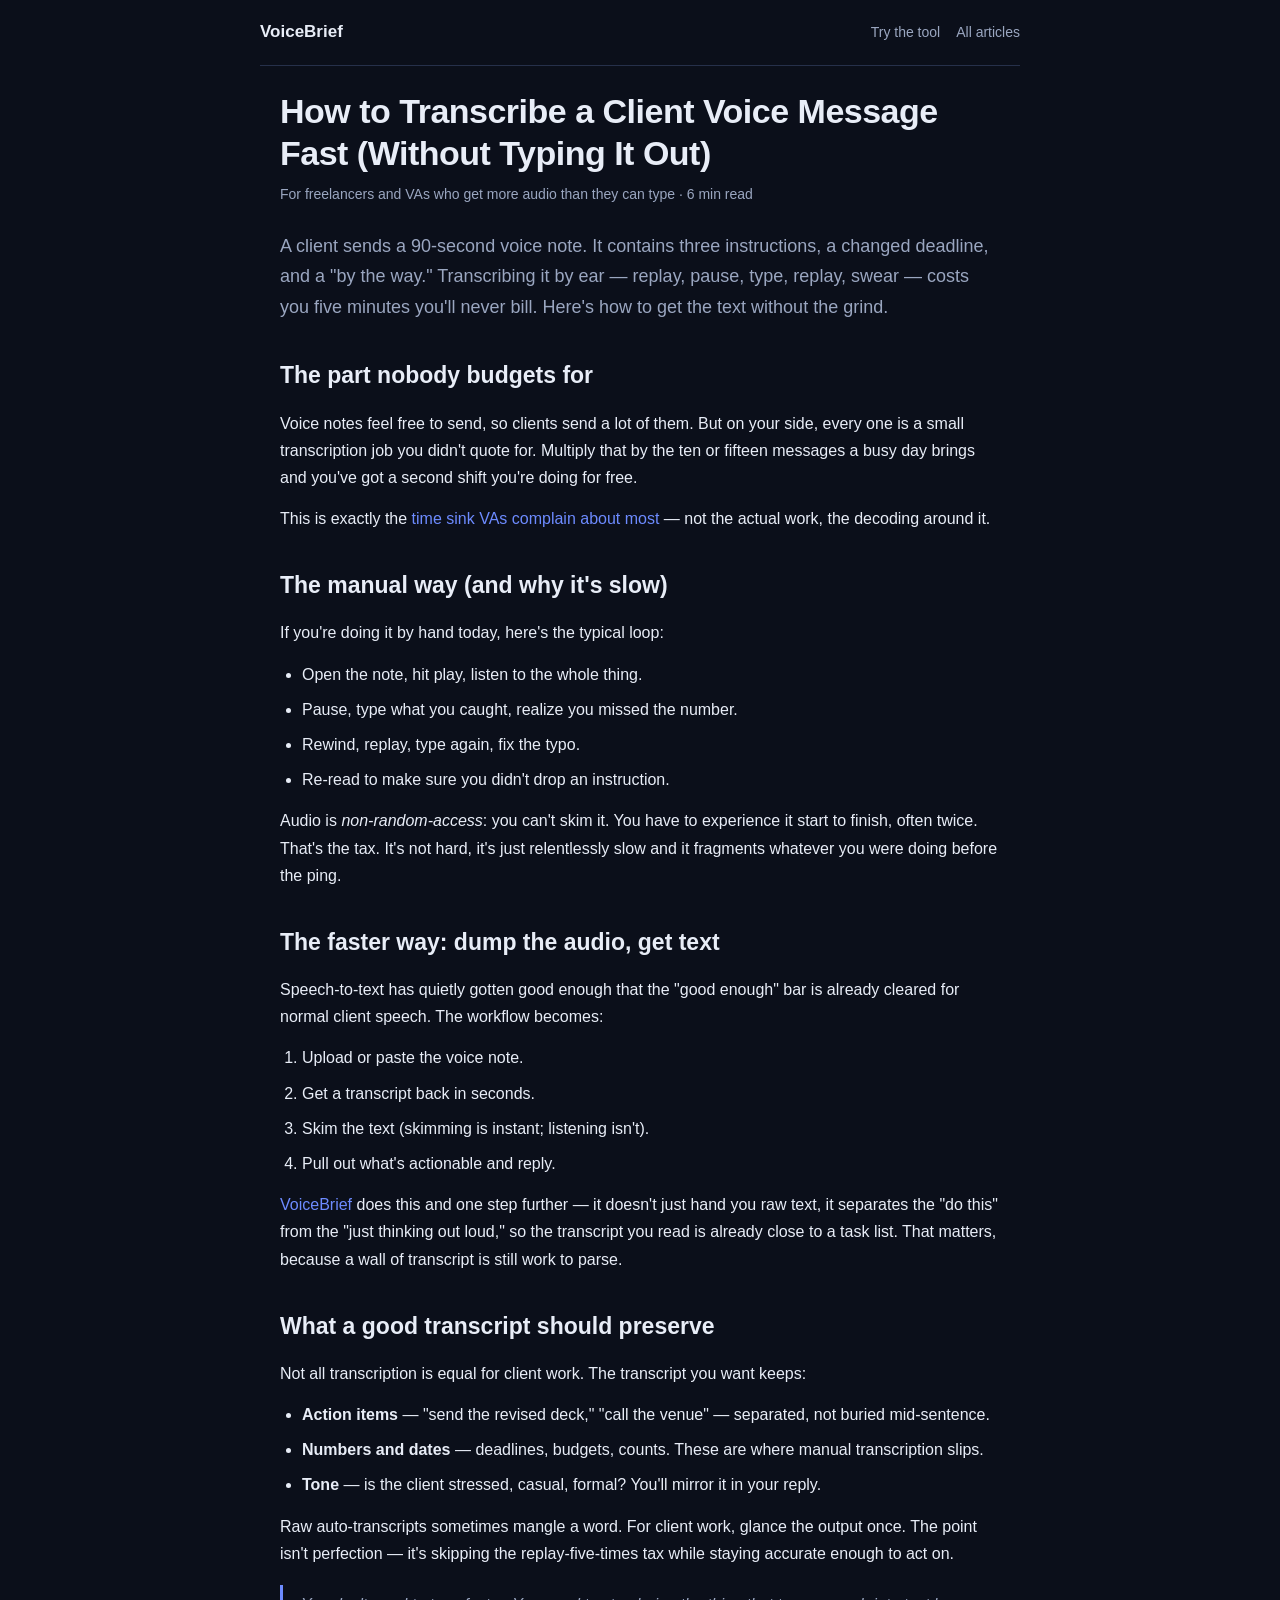
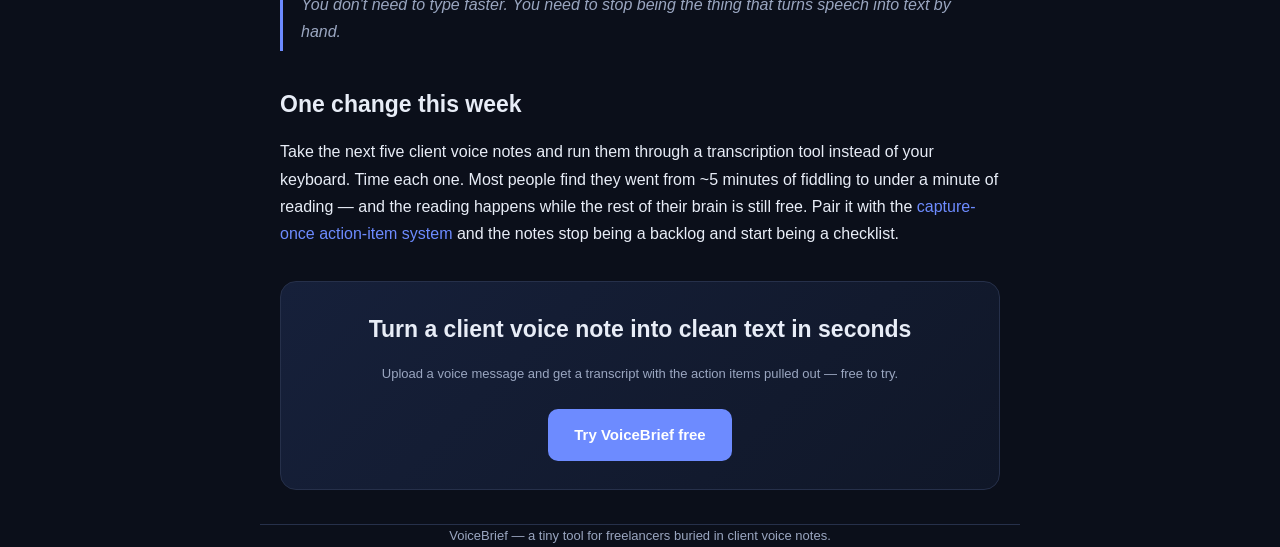
<file: blog/transcribe-client-voice-message.html>
<!DOCTYPE html>
<html lang="en">
<head>
<meta charset="UTF-8" />
<meta name="viewport" content="width=device-width, initial-scale=1.0" />
<title>How to Transcribe a Client Voice Message Fast (Without Typing It Out)</title>
<meta name="description" content="Typing out a client voice note by ear eats 5 minutes per message. Here's how freelancers and VAs get a clean transcript fast — the manual method and a much faster one." />
<link rel="stylesheet" href="style.css" />
</head>
<body>
<div class="nav wrap">
  <a class="brand" href="../index.html">VoiceBrief</a>
  <a href="../index.html">Try the tool</a>
  <a href="index.html">All articles</a>
</div>
<header class="wrap">
  <h1>How to Transcribe a Client Voice Message Fast (Without Typing It Out)</h1>
  <div class="meta">For freelancers and VAs who get more audio than they can type · 6 min read</div>
</header>
<main class="wrap">
  <p class="lead">A client sends a 90-second voice note. It contains three instructions, a changed deadline, and a "by the way." Transcribing it by ear — replay, pause, type, replay, swear — costs you five minutes you'll never bill. Here's how to get the text without the grind.</p>

  <h2>The part nobody budgets for</h2>
  <p>Voice notes feel free to send, so clients send a lot of them. But on your side, every one is a small transcription job you didn't quote for. Multiply that by the ten or fifteen messages a busy day brings and you've got a second shift you're doing for free.</p>
  <p>This is exactly the <a class="inline" href="va-biggest-time-sink.html">time sink VAs complain about most</a> — not the actual work, the decoding around it.</p>

  <h2>The manual way (and why it's slow)</h2>
  <p>If you're doing it by hand today, here's the typical loop:</p>
  <ul>
    <li>Open the note, hit play, listen to the whole thing.</li>
    <li>Pause, type what you caught, realize you missed the number.</li>
    <li>Rewind, replay, type again, fix the typo.</li>
    <li>Re-read to make sure you didn't drop an instruction.</li>
  </ul>
  <p>Audio is <em>non-random-access</em>: you can't skim it. You have to experience it start to finish, often twice. That's the tax. It's not hard, it's just relentlessly slow and it fragments whatever you were doing before the ping.</p>

  <h2>The faster way: dump the audio, get text</h2>
  <p>Speech-to-text has quietly gotten good enough that the "good enough" bar is already cleared for normal client speech. The workflow becomes:</p>
  <ol>
    <li>Upload or paste the voice note.</li>
    <li>Get a transcript back in seconds.</li>
    <li>Skim the text (skimming is instant; listening isn't).</li>
    <li>Pull out what's actionable and reply.</li>
  </ol>
  <p><a class="inline" href="../index.html">VoiceBrief</a> does this and one step further — it doesn't just hand you raw text, it separates the "do this" from the "just thinking out loud," so the transcript you read is already close to a task list. That matters, because a wall of transcript is still work to parse.</p>

  <h2>What a good transcript should preserve</h2>
  <p>Not all transcription is equal for client work. The transcript you want keeps:</p>
  <ul>
    <li><strong>Action items</strong> — "send the revised deck," "call the venue" — separated, not buried mid-sentence.</li>
    <li><strong>Numbers and dates</strong> — deadlines, budgets, counts. These are where manual transcription slips.</li>
    <li><strong>Tone</strong> — is the client stressed, casual, formal? You'll mirror it in your reply.</li>
  </ul>
  <p>Raw auto-transcripts sometimes mangle a word. For client work, glance the output once. The point isn't perfection — it's skipping the replay-five-times tax while staying accurate enough to act on.</p>

  <blockquote>You don't need to type faster. You need to stop being the thing that turns speech into text by hand.</blockquote>

  <h2>One change this week</h2>
  <p>Take the next five client voice notes and run them through a transcription tool instead of your keyboard. Time each one. Most people find they went from ~5 minutes of fiddling to under a minute of reading — and the reading happens while the rest of their brain is still free. Pair it with the <a class="inline" href="turn-voice-notes-into-action-items.html">capture-once action-item system</a> and the notes stop being a backlog and start being a checklist.</p>

  <div class="cta">
    <h2>Turn a client voice note into clean text in seconds</h2>
    <p class="note">Upload a voice message and get a transcript with the action items pulled out — free to try.</p>
    <a class="btn" href="../index.html">Try VoiceBrief free</a>
  </div>
</main>
<footer class="wrap">VoiceBrief — a tiny tool for freelancers buried in client voice notes.</footer>
</body>
</html>
</file>
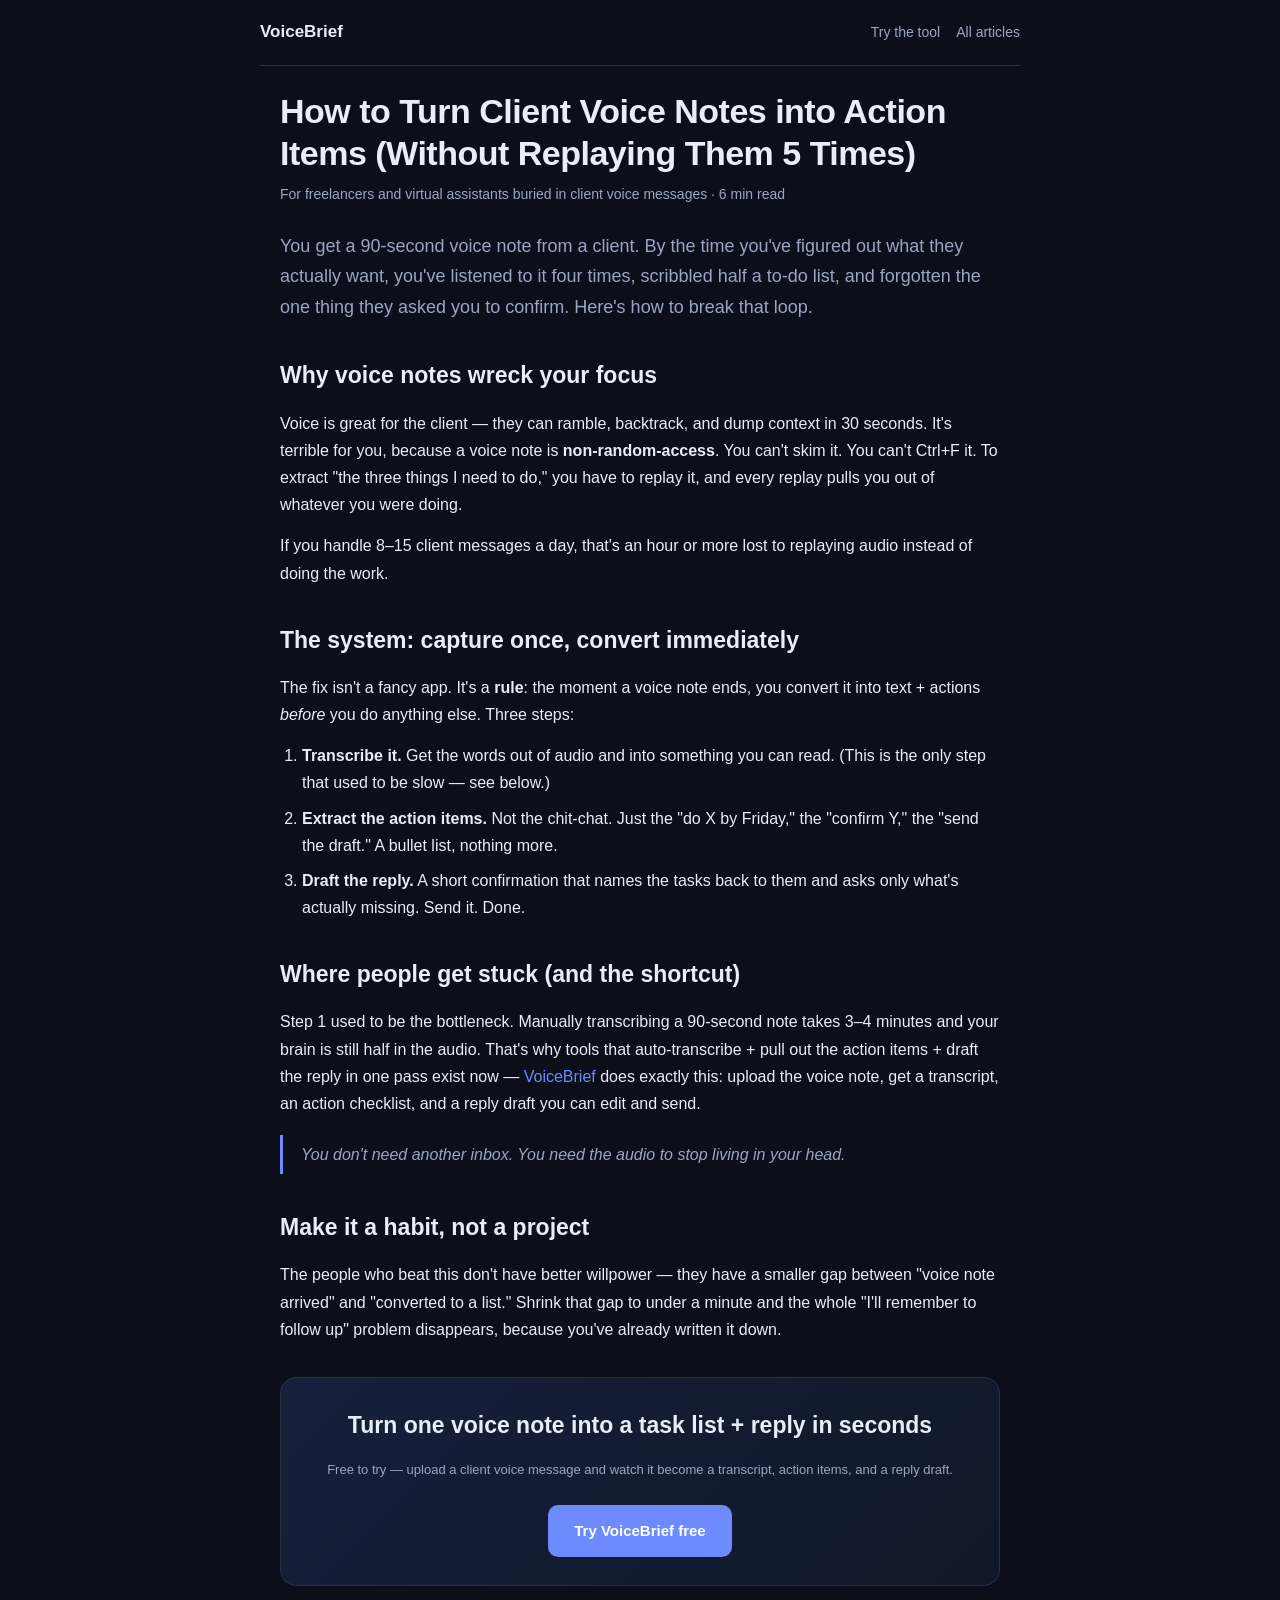
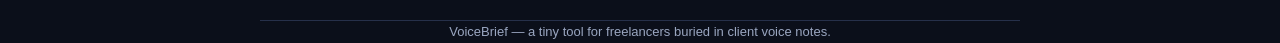
<file: blog/turn-voice-notes-into-action-items.html>
<!DOCTYPE html>
<html lang="en">
<head>
<meta charset="UTF-8" />
<meta name="viewport" content="width=device-width, initial-scale=1.0" />
<title>How to Turn Client Voice Notes into Action Items (Without Replaying Them 5 Times)</title>
<meta name="description" content="A simple system to convert client voice messages into a clean action list and a reply draft — no more replaying the same 2-minute ramble over and over." />
<link rel="stylesheet" href="style.css" />
</head>
<body>
<div class="nav wrap">
  <a class="brand" href="../index.html">VoiceBrief</a>
  <a href="../index.html">Try the tool</a>
  <a href="index.html">All articles</a>
</div>
<header class="wrap">
  <h1>How to Turn Client Voice Notes into Action Items (Without Replaying Them 5 Times)</h1>
  <div class="meta">For freelancers and virtual assistants buried in client voice messages · 6 min read</div>
</header>
<main class="wrap">
  <p class="lead">You get a 90-second voice note from a client. By the time you've figured out what they actually want, you've listened to it four times, scribbled half a to-do list, and forgotten the one thing they asked you to confirm. Here's how to break that loop.</p>

  <h2>Why voice notes wreck your focus</h2>
  <p>Voice is great for the client — they can ramble, backtrack, and dump context in 30 seconds. It's terrible for you, because a voice note is <strong>non-random-access</strong>. You can't skim it. You can't Ctrl+F it. To extract "the three things I need to do," you have to replay it, and every replay pulls you out of whatever you were doing.</p>
  <p>If you handle 8–15 client messages a day, that's an hour or more lost to replaying audio instead of doing the work.</p>

  <h2>The system: capture once, convert immediately</h2>
  <p>The fix isn't a fancy app. It's a <strong>rule</strong>: the moment a voice note ends, you convert it into text + actions <em>before</em> you do anything else. Three steps:</p>
  <ol>
    <li><strong>Transcribe it.</strong> Get the words out of audio and into something you can read. (This is the only step that used to be slow — see below.)</li>
    <li><strong>Extract the action items.</strong> Not the chit-chat. Just the "do X by Friday," the "confirm Y," the "send the draft." A bullet list, nothing more.</li>
    <li><strong>Draft the reply.</strong> A short confirmation that names the tasks back to them and asks only what's actually missing. Send it. Done.</li>
  </ol>

  <h2>Where people get stuck (and the shortcut)</h2>
  <p>Step 1 used to be the bottleneck. Manually transcribing a 90-second note takes 3–4 minutes and your brain is still half in the audio. That's why tools that auto-transcribe + pull out the action items + draft the reply in one pass exist now — <a class="inline" href="../index.html">VoiceBrief</a> does exactly this: upload the voice note, get a transcript, an action checklist, and a reply draft you can edit and send.</p>
  <blockquote>You don't need another inbox. You need the audio to stop living in your head.</blockquote>

  <h2>Make it a habit, not a project</h2>
  <p>The people who beat this don't have better willpower — they have a smaller gap between "voice note arrived" and "converted to a list." Shrink that gap to under a minute and the whole "I'll remember to follow up" problem disappears, because you've already written it down.</p>

  <div class="cta">
    <h2>Turn one voice note into a task list + reply in seconds</h2>
    <p class="note">Free to try — upload a client voice message and watch it become a transcript, action items, and a reply draft.</p>
    <a class="btn" href="../index.html">Try VoiceBrief free</a>
  </div>
</main>
<footer class="wrap">VoiceBrief — a tiny tool for freelancers buried in client voice notes.</footer>
</body>
</html>
</file>
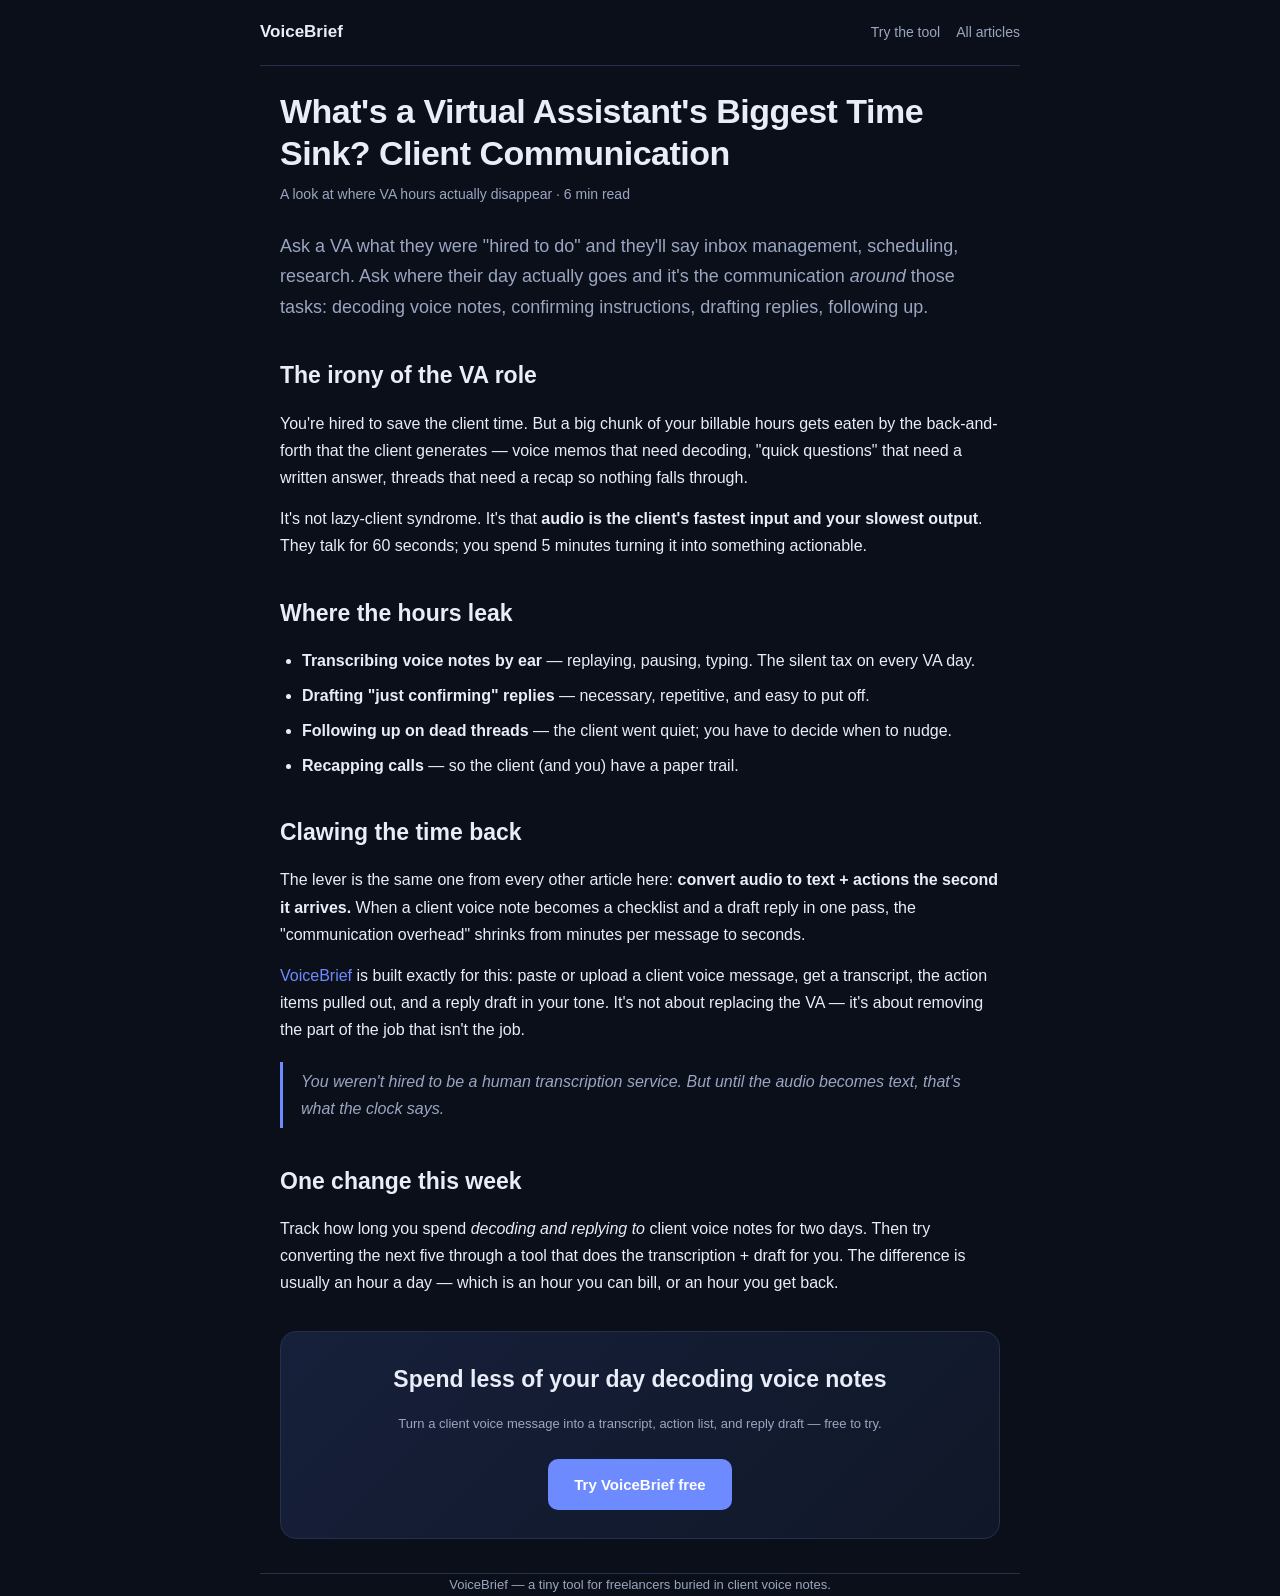
<file: blog/va-biggest-time-sink.html>
<!DOCTYPE html>
<html lang="en">
<head>
<meta charset="UTF-8" />
<meta name="viewport" content="width=device-width, initial-scale=1.0" />
<title>What's a Virtual Assistant's Biggest Time Sink? Client Communication</title>
<meta name="description" content="Virtual assistants lose more hours to client communication than to any task they're hired to do. Here's where the time goes and how to claw it back." />
<link rel="stylesheet" href="style.css" />
</head>
<body>
<div class="nav wrap">
  <a class="brand" href="../index.html">VoiceBrief</a>
  <a href="../index.html">Try the tool</a>
  <a href="index.html">All articles</a>
</div>
<header class="wrap">
  <h1>What's a Virtual Assistant's Biggest Time Sink? Client Communication</h1>
  <div class="meta">A look at where VA hours actually disappear · 6 min read</div>
</header>
<main class="wrap">
  <p class="lead">Ask a VA what they were "hired to do" and they'll say inbox management, scheduling, research. Ask where their day actually goes and it's the communication <em>around</em> those tasks: decoding voice notes, confirming instructions, drafting replies, following up.</p>

  <h2>The irony of the VA role</h2>
  <p>You're hired to save the client time. But a big chunk of your billable hours gets eaten by the back-and-forth that the client generates — voice memos that need decoding, "quick questions" that need a written answer, threads that need a recap so nothing falls through.</p>
  <p>It's not lazy-client syndrome. It's that <strong>audio is the client's fastest input and your slowest output</strong>. They talk for 60 seconds; you spend 5 minutes turning it into something actionable.</p>

  <h2>Where the hours leak</h2>
  <ul>
    <li><strong>Transcribing voice notes by ear</strong> — replaying, pausing, typing. The silent tax on every VA day.</li>
    <li><strong>Drafting "just confirming" replies</strong> — necessary, repetitive, and easy to put off.</li>
    <li><strong>Following up on dead threads</strong> — the client went quiet; you have to decide when to nudge.</li>
    <li><strong>Recapping calls</strong> — so the client (and you) have a paper trail.</li>
  </ul>

  <h2>Clawing the time back</h2>
  <p>The lever is the same one from every other article here: <strong>convert audio to text + actions the second it arrives.</strong> When a client voice note becomes a checklist and a draft reply in one pass, the "communication overhead" shrinks from minutes per message to seconds.</p>
  <p><a class="inline" href="../index.html">VoiceBrief</a> is built exactly for this: paste or upload a client voice message, get a transcript, the action items pulled out, and a reply draft in your tone. It's not about replacing the VA — it's about removing the part of the job that isn't the job.</p>

  <blockquote>You weren't hired to be a human transcription service. But until the audio becomes text, that's what the clock says.</blockquote>

  <h2>One change this week</h2>
  <p>Track how long you spend <em>decoding and replying to</em> client voice notes for two days. Then try converting the next five through a tool that does the transcription + draft for you. The difference is usually an hour a day — which is an hour you can bill, or an hour you get back.</p>

  <div class="cta">
    <h2>Spend less of your day decoding voice notes</h2>
    <p class="note">Turn a client voice message into a transcript, action list, and reply draft — free to try.</p>
    <a class="btn" href="../index.html">Try VoiceBrief free</a>
  </div>
</main>
<footer class="wrap">VoiceBrief — a tiny tool for freelancers buried in client voice notes.</footer>
</body>
</html>
</file>
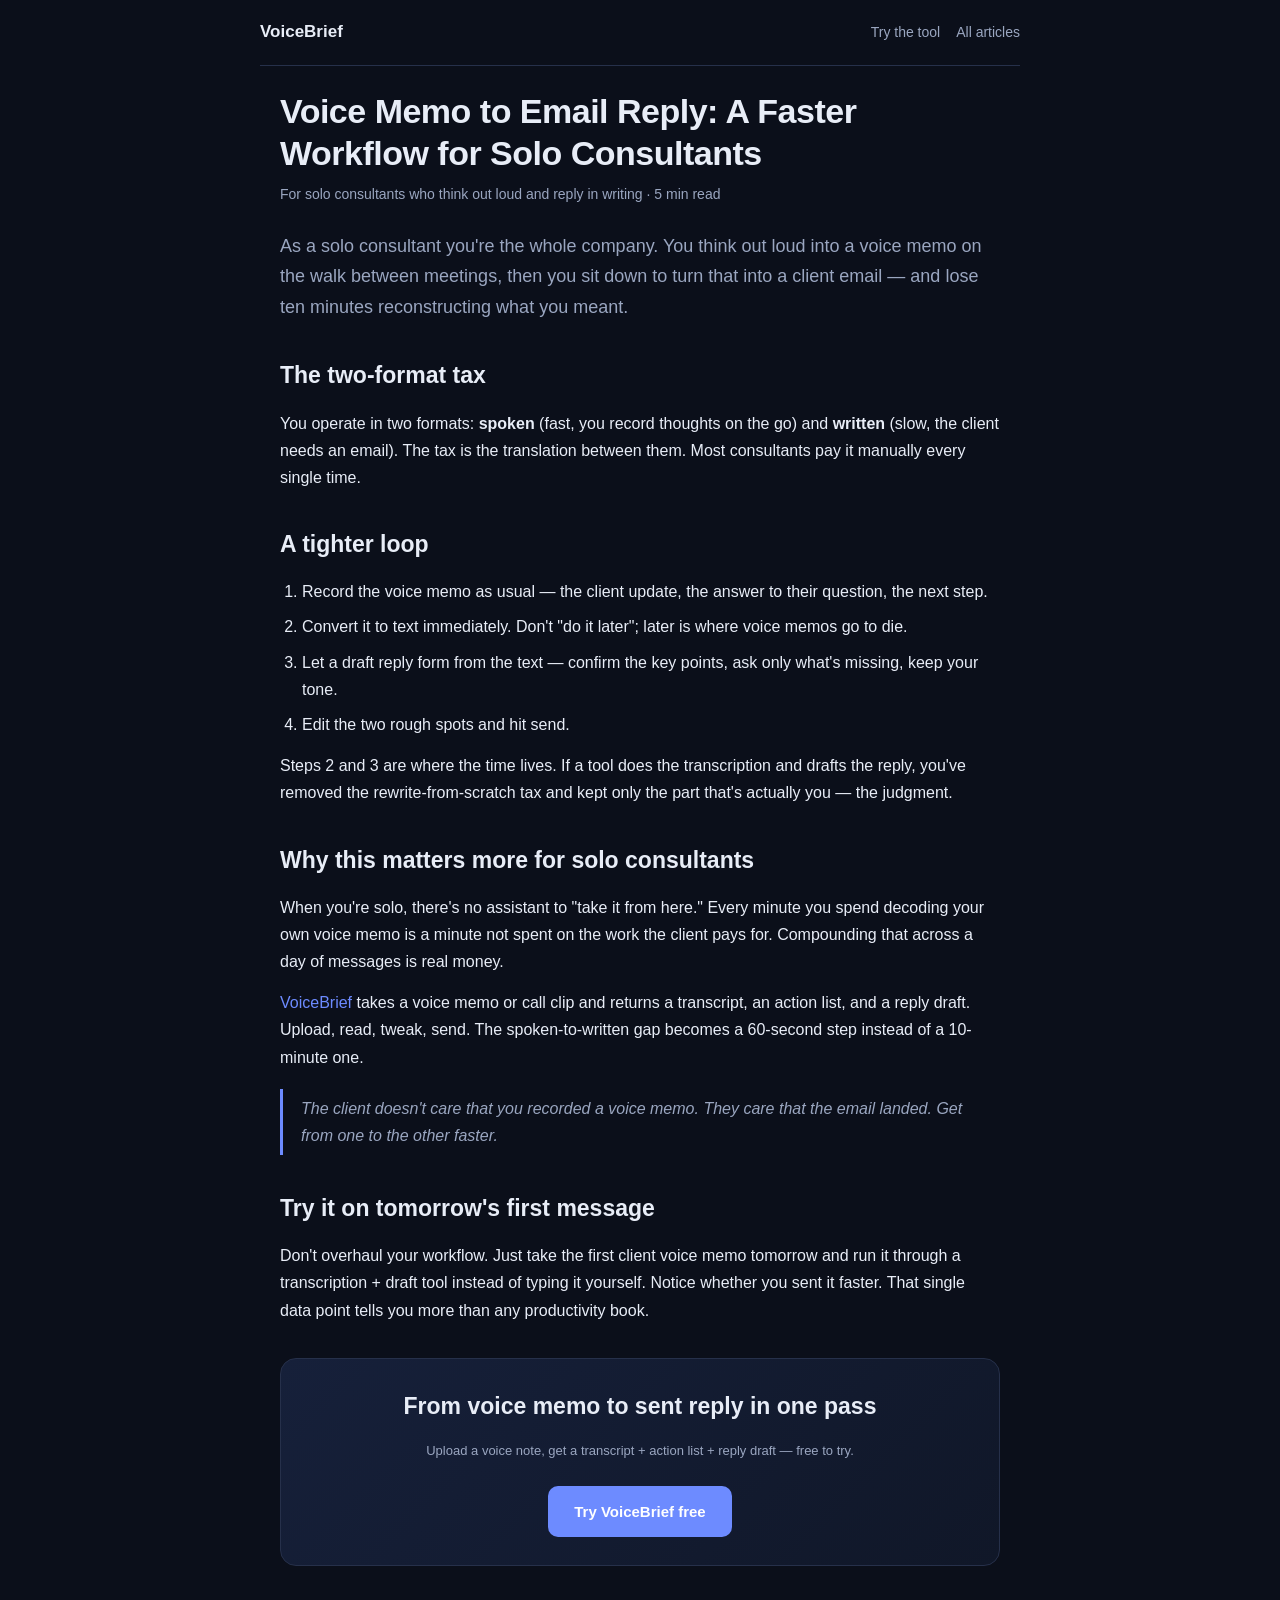
<file: blog/voice-memo-to-email-reply.html>
<!DOCTYPE html>
<html lang="en">
<head>
<meta charset="UTF-8" />
<meta name="viewport" content="width=device-width, initial-scale=1.0" />
<title>Voice Memo to Email Reply: A Faster Workflow for Solo Consultants</title>
<meta name="description" content="Solo consultants live in voice memos and email. Here's a workflow that turns a spoken thought into a sent reply without the rewrite-from-scratch tax." />
<link rel="stylesheet" href="style.css" />
</head>
<body>
<div class="nav wrap">
  <a class="brand" href="../index.html">VoiceBrief</a>
  <a href="../index.html">Try the tool</a>
  <a href="index.html">All articles</a>
</div>
<header class="wrap">
  <h1>Voice Memo to Email Reply: A Faster Workflow for Solo Consultants</h1>
  <div class="meta">For solo consultants who think out loud and reply in writing · 5 min read</div>
</header>
<main class="wrap">
  <p class="lead">As a solo consultant you're the whole company. You think out loud into a voice memo on the walk between meetings, then you sit down to turn that into a client email — and lose ten minutes reconstructing what you meant.</p>

  <h2>The two-format tax</h2>
  <p>You operate in two formats: <strong>spoken</strong> (fast, you record thoughts on the go) and <strong>written</strong> (slow, the client needs an email). The tax is the translation between them. Most consultants pay it manually every single time.</p>

  <h2>A tighter loop</h2>
  <ol>
    <li>Record the voice memo as usual — the client update, the answer to their question, the next step.</li>
    <li>Convert it to text immediately. Don't "do it later"; later is where voice memos go to die.</li>
    <li>Let a draft reply form from the text — confirm the key points, ask only what's missing, keep your tone.</li>
    <li>Edit the two rough spots and hit send.</li>
  </ol>
  <p>Steps 2 and 3 are where the time lives. If a tool does the transcription and drafts the reply, you've removed the rewrite-from-scratch tax and kept only the part that's actually you — the judgment.</p>

  <h2>Why this matters more for solo consultants</h2>
  <p>When you're solo, there's no assistant to "take it from here." Every minute you spend decoding your own voice memo is a minute not spent on the work the client pays for. Compounding that across a day of messages is real money.</p>
  <p><a class="inline" href="../index.html">VoiceBrief</a> takes a voice memo or call clip and returns a transcript, an action list, and a reply draft. Upload, read, tweak, send. The spoken-to-written gap becomes a 60-second step instead of a 10-minute one.</p>

  <blockquote>The client doesn't care that you recorded a voice memo. They care that the email landed. Get from one to the other faster.</blockquote>

  <h2>Try it on tomorrow's first message</h2>
  <p>Don't overhaul your workflow. Just take the first client voice memo tomorrow and run it through a transcription + draft tool instead of typing it yourself. Notice whether you sent it faster. That single data point tells you more than any productivity book.</p>

  <div class="cta">
    <h2>From voice memo to sent reply in one pass</h2>
    <p class="note">Upload a voice note, get a transcript + action list + reply draft — free to try.</p>
    <a class="btn" href="../index.html">Try VoiceBrief free</a>
  </div>
</main>
<footer class="wrap">VoiceBrief — a tiny tool for freelancers buried in client voice notes.</footer>
</body>
</html>
</file>
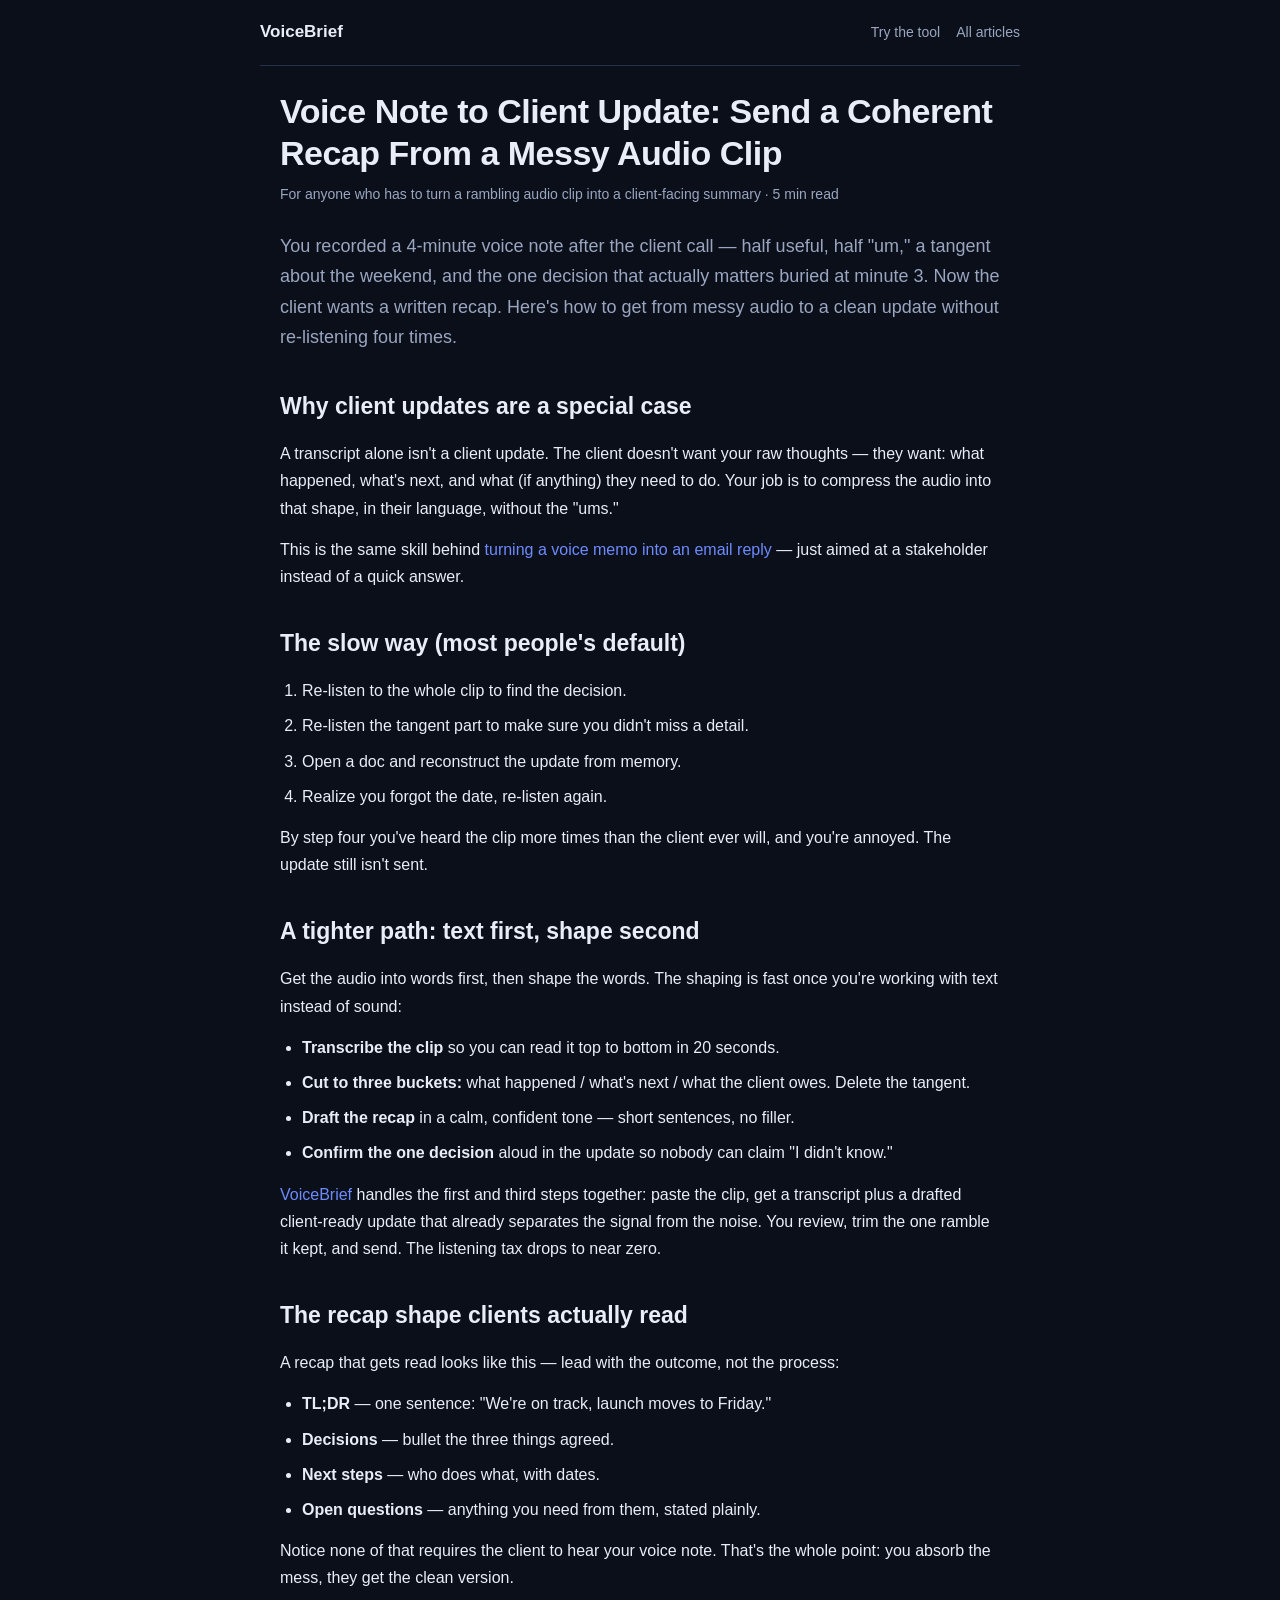
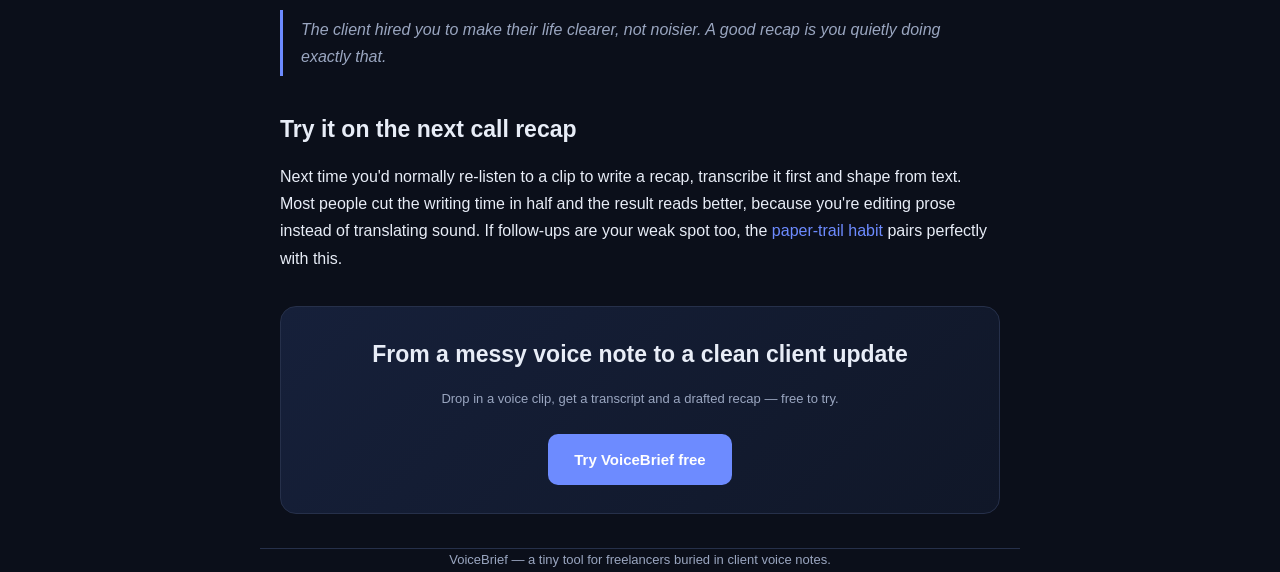
<file: blog/voice-note-to-client-update.html>
<!DOCTYPE html>
<html lang="en">
<head>
<meta charset="UTF-8" />
<meta name="viewport" content="width=device-width, initial-scale=1.0" />
<title>Voice Note to Client Update: Send a Coherent Recap From a Messy Audio Clip</title>
<meta name="description" content="Clients love a quick voice memo and expect a polished update back. Here's how to turn a rambling audio clip into a clear client recap without re-listening four times." />
<link rel="stylesheet" href="style.css" />
</head>
<body>
<div class="nav wrap">
  <a class="brand" href="../index.html">VoiceBrief</a>
  <a href="../index.html">Try the tool</a>
  <a href="index.html">All articles</a>
</div>
<header class="wrap">
  <h1>Voice Note to Client Update: Send a Coherent Recap From a Messy Audio Clip</h1>
  <div class="meta">For anyone who has to turn a rambling audio clip into a client-facing summary · 5 min read</div>
</header>
<main class="wrap">
  <p class="lead">You recorded a 4-minute voice note after the client call — half useful, half "um," a tangent about the weekend, and the one decision that actually matters buried at minute 3. Now the client wants a written recap. Here's how to get from messy audio to a clean update without re-listening four times.</p>

  <h2>Why client updates are a special case</h2>
  <p>A transcript alone isn't a client update. The client doesn't want your raw thoughts — they want: what happened, what's next, and what (if anything) they need to do. Your job is to compress the audio into that shape, in their language, without the "ums."</p>
  <p>This is the same skill behind <a class="inline" href="voice-memo-to-email-reply.html">turning a voice memo into an email reply</a> — just aimed at a stakeholder instead of a quick answer.</p>

  <h2>The slow way (most people's default)</h2>
  <ol>
    <li>Re-listen to the whole clip to find the decision.</li>
    <li>Re-listen the tangent part to make sure you didn't miss a detail.</li>
    <li>Open a doc and reconstruct the update from memory.</li>
    <li>Realize you forgot the date, re-listen again.</li>
  </ol>
  <p>By step four you've heard the clip more times than the client ever will, and you're annoyed. The update still isn't sent.</p>

  <h2>A tighter path: text first, shape second</h2>
  <p>Get the audio into words first, then shape the words. The shaping is fast once you're working with text instead of sound:</p>
  <ul>
    <li><strong>Transcribe the clip</strong> so you can read it top to bottom in 20 seconds.</li>
    <li><strong>Cut to three buckets:</strong> what happened / what's next / what the client owes. Delete the tangent.</li>
    <li><strong>Draft the recap</strong> in a calm, confident tone — short sentences, no filler.</li>
    <li><strong>Confirm the one decision</strong> aloud in the update so nobody can claim "I didn't know."</li>
  </ul>
  <p><a class="inline" href="../index.html">VoiceBrief</a> handles the first and third steps together: paste the clip, get a transcript plus a drafted client-ready update that already separates the signal from the noise. You review, trim the one ramble it kept, and send. The listening tax drops to near zero.</p>

  <h2>The recap shape clients actually read</h2>
  <p>A recap that gets read looks like this — lead with the outcome, not the process:</p>
  <ul>
    <li><strong>TL;DR</strong> — one sentence: "We're on track, launch moves to Friday."</li>
    <li><strong>Decisions</strong> — bullet the three things agreed.</li>
    <li><strong>Next steps</strong> — who does what, with dates.</li>
    <li><strong>Open questions</strong> — anything you need from them, stated plainly.</li>
  </ul>
  <p>Notice none of that requires the client to hear your voice note. That's the whole point: you absorb the mess, they get the clean version.</p>

  <blockquote>The client hired you to make their life clearer, not noisier. A good recap is you quietly doing exactly that.</blockquote>

  <h2>Try it on the next call recap</h2>
  <p>Next time you'd normally re-listen to a clip to write a recap, transcribe it first and shape from text. Most people cut the writing time in half and the result reads better, because you're editing prose instead of translating sound. If follow-ups are your weak spot too, the <a class="inline" href="stop-losing-client-follow-ups.html">paper-trail habit</a> pairs perfectly with this.</p>

  <div class="cta">
    <h2>From a messy voice note to a clean client update</h2>
    <p class="note">Drop in a voice clip, get a transcript and a drafted recap — free to try.</p>
    <a class="btn" href="../index.html">Try VoiceBrief free</a>
  </div>
</main>
<footer class="wrap">VoiceBrief — a tiny tool for freelancers buried in client voice notes.</footer>
</body>
</html>
</file>
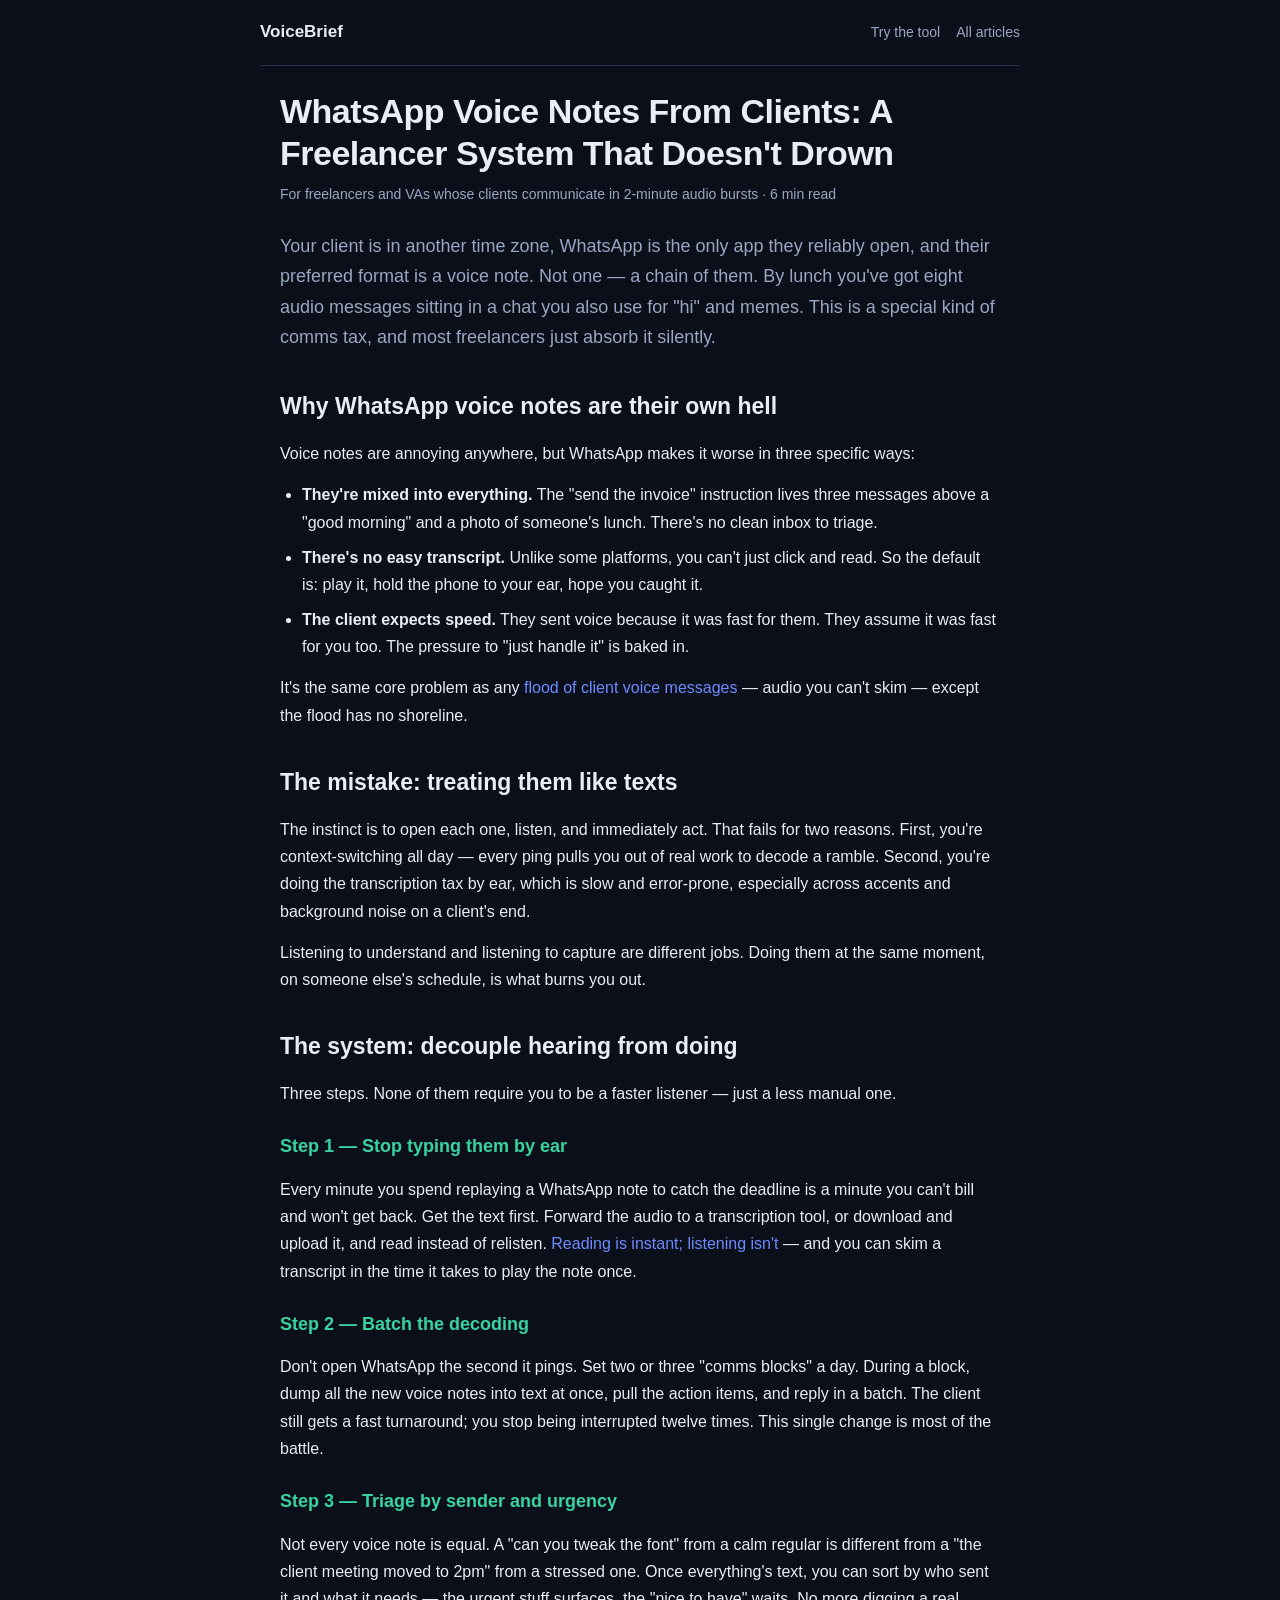
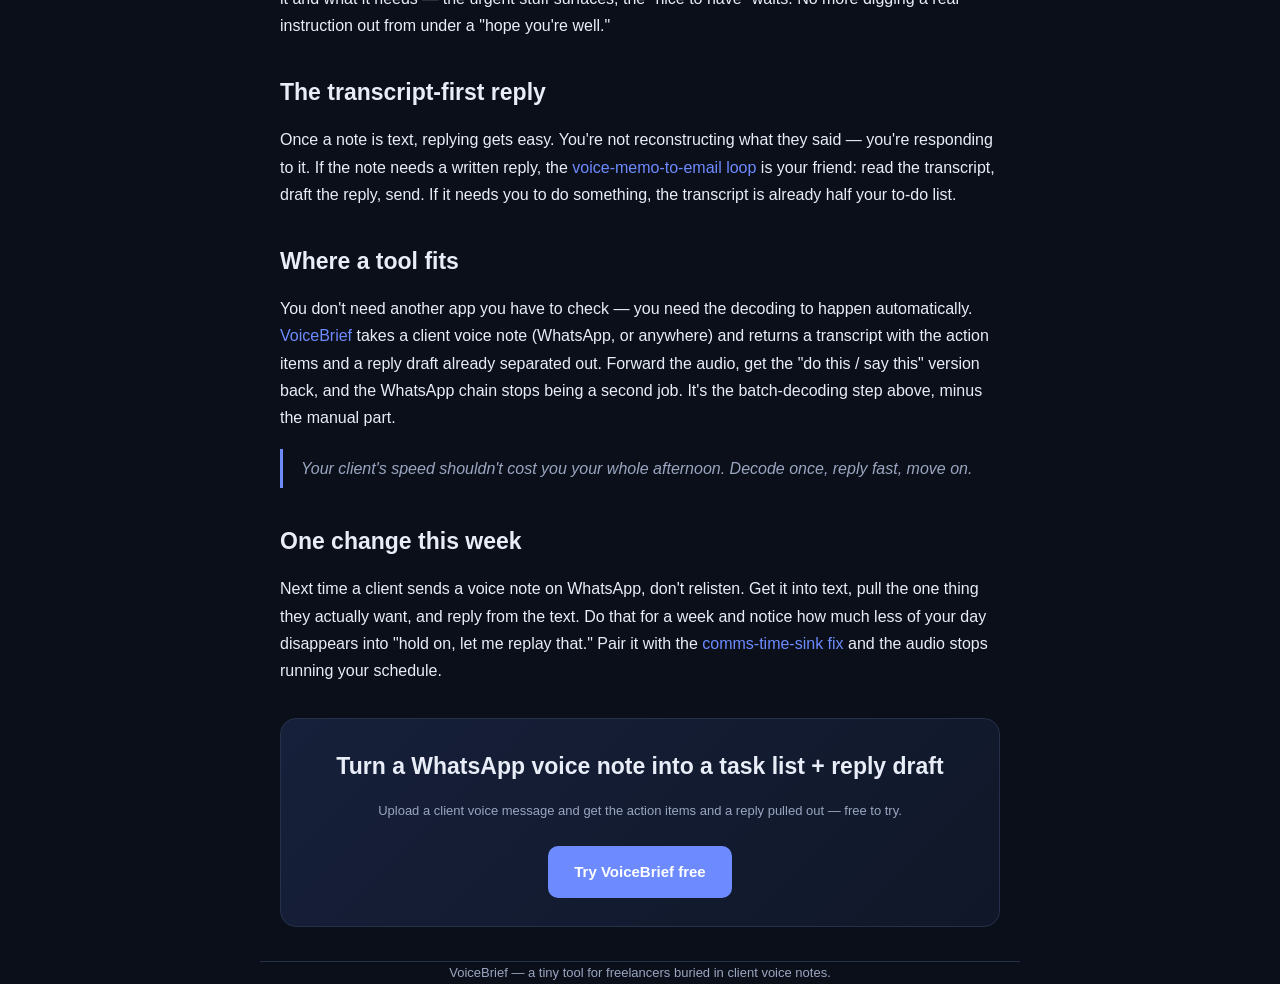
<file: blog/whatsapp-voice-notes-from-clients.html>
<!DOCTYPE html>
<html lang="en">
<head>
<meta charset="UTF-8" />
<meta name="viewport" content="width=device-width, initial-scale=1.0" />
<title>WhatsApp Voice Notes From Clients: A Freelancer System That Doesn't Drown</title>
<meta name="description" content="If your international clients live on WhatsApp, the voice notes pile up fast. Here's how freelancers and VAs keep up without replaying everything by ear." />
<link rel="stylesheet" href="style.css" />
</head>
<body>
<div class="nav wrap">
  <a class="brand" href="../index.html">VoiceBrief</a>
  <a href="../index.html">Try the tool</a>
  <a href="index.html">All articles</a>
</div>
<header class="wrap">
  <h1>WhatsApp Voice Notes From Clients: A Freelancer System That Doesn't Drown</h1>
  <div class="meta">For freelancers and VAs whose clients communicate in 2-minute audio bursts · 6 min read</div>
</header>
<main class="wrap">
  <p class="lead">Your client is in another time zone, WhatsApp is the only app they reliably open, and their preferred format is a voice note. Not one — a chain of them. By lunch you've got eight audio messages sitting in a chat you also use for "hi" and memes. This is a special kind of comms tax, and most freelancers just absorb it silently.</p>

  <h2>Why WhatsApp voice notes are their own hell</h2>
  <p>Voice notes are annoying anywhere, but WhatsApp makes it worse in three specific ways:</p>
  <ul>
    <li><strong>They're mixed into everything.</strong> The "send the invoice" instruction lives three messages above a "good morning" and a photo of someone's lunch. There's no clean inbox to triage.</li>
    <li><strong>There's no easy transcript.</strong> Unlike some platforms, you can't just click and read. So the default is: play it, hold the phone to your ear, hope you caught it.</li>
    <li><strong>The client expects speed.</strong> They sent voice because it was fast for them. They assume it was fast for you too. The pressure to "just handle it" is baked in.</li>
  </ul>
  <p>It's the same core problem as any <a class="inline" href="flood-of-client-voice-messages.html">flood of client voice messages</a> — audio you can't skim — except the flood has no shoreline.</p>

  <h2>The mistake: treating them like texts</h2>
  <p>The instinct is to open each one, listen, and immediately act. That fails for two reasons. First, you're context-switching all day — every ping pulls you out of real work to decode a ramble. Second, you're doing the transcription tax by ear, which is slow and error-prone, especially across accents and background noise on a client's end.</p>
  <p>Listening to understand and listening to capture are different jobs. Doing them at the same moment, on someone else's schedule, is what burns you out.</p>

  <h2>The system: decouple hearing from doing</h2>
  <p>Three steps. None of them require you to be a faster listener — just a less manual one.</p>

  <h3>Step 1 — Stop typing them by ear</h3>
  <p>Every minute you spend replaying a WhatsApp note to catch the deadline is a minute you can't bill and won't get back. Get the text first. Forward the audio to a transcription tool, or download and upload it, and read instead of relisten. <a class="inline" href="transcribe-client-voice-message.html">Reading is instant; listening isn't</a> — and you can skim a transcript in the time it takes to play the note once.</p>

  <h3>Step 2 — Batch the decoding</h3>
  <p>Don't open WhatsApp the second it pings. Set two or three "comms blocks" a day. During a block, dump all the new voice notes into text at once, pull the action items, and reply in a batch. The client still gets a fast turnaround; you stop being interrupted twelve times. This single change is most of the battle.</p>

  <h3>Step 3 — Triage by sender and urgency</h3>
  <p>Not every voice note is equal. A "can you tweak the font" from a calm regular is different from a "the client meeting moved to 2pm" from a stressed one. Once everything's text, you can sort by who sent it and what it needs — the urgent stuff surfaces, the "nice to have" waits. No more digging a real instruction out from under a "hope you're well."</p>

  <h2>The transcript-first reply</h2>
  <p>Once a note is text, replying gets easy. You're not reconstructing what they said — you're responding to it. If the note needs a written reply, the <a class="inline" href="voice-memo-to-email-reply.html">voice-memo-to-email loop</a> is your friend: read the transcript, draft the reply, send. If it needs you to do something, the transcript is already half your to-do list.</p>

  <h2>Where a tool fits</h2>
  <p>You don't need another app you have to check — you need the decoding to happen automatically. <a class="inline" href="../index.html">VoiceBrief</a> takes a client voice note (WhatsApp, or anywhere) and returns a transcript with the action items and a reply draft already separated out. Forward the audio, get the "do this / say this" version back, and the WhatsApp chain stops being a second job. It's the batch-decoding step above, minus the manual part.</p>

  <blockquote>Your client's speed shouldn't cost you your whole afternoon. Decode once, reply fast, move on.</blockquote>

  <h2>One change this week</h2>
  <p>Next time a client sends a voice note on WhatsApp, don't relisten. Get it into text, pull the one thing they actually want, and reply from the text. Do that for a week and notice how much less of your day disappears into "hold on, let me replay that." Pair it with the <a class="inline" href="va-biggest-time-sink.html">comms-time-sink fix</a> and the audio stops running your schedule.</p>

  <div class="cta">
    <h2>Turn a WhatsApp voice note into a task list + reply draft</h2>
    <p class="note">Upload a client voice message and get the action items and a reply pulled out — free to try.</p>
    <a class="btn" href="../index.html">Try VoiceBrief free</a>
  </div>
</main>
<footer class="wrap">VoiceBrief — a tiny tool for freelancers buried in client voice notes.</footer>
</body>
</html>
</file>
<file: blog/style.css>
:root{
  --bg:#0b0f1a; --card:#141a2b; --ink:#e8edf7; --muted:#9aa6c0;
  --accent:#6d8bff; --accent2:#39d3a0; --line:#26304a;
}
*{box-sizing:border-box}
body{margin:0;font-family:-apple-system,BlinkMacSystemFont,"Segoe UI",Roboto,Helvetica,Arial,sans-serif;
  background:var(--bg);color:var(--ink);line-height:1.7;-webkit-font-smoothing:antialiased}
.wrap{max-width:760px;margin:0 auto;padding:0 20px}
header{padding:40px 0 10px}
.nav{display:flex;gap:16px;align-items:center;padding:18px 0;border-bottom:1px solid var(--line);margin-bottom:8px;flex-wrap:wrap}
.nav a{color:var(--muted);text-decoration:none;font-size:14px}
.nav a:hover{color:var(--accent)}
.nav .brand{color:var(--ink);font-weight:700;font-size:17px;text-decoration:none;margin-right:auto}
h1{font-size:34px;line-height:1.25;margin:24px 0 8px;letter-spacing:-.5px}
h2{font-size:23px;margin:34px 0 12px}
h3{font-size:18px;color:var(--accent2);margin:24px 0 8px}
.meta{color:var(--muted);font-size:14px;margin-bottom:24px}
p{margin:14px 0}
ul,ol{margin:14px 0;padding-left:22px}
li{margin:8px 0}
a.inline{color:var(--accent);text-decoration:none}
a.inline:hover{text-decoration:underline}
.post{background:var(--card);border:1px solid var(--line);border-radius:14px;padding:22px 24px;margin:18px 0}
.post h2{margin:0 0 6px;font-size:20px}
.post h2 a{color:var(--ink);text-decoration:none}
.post h2 a:hover{color:var(--accent)}
.post .meta{margin-bottom:8px;font-size:13px}
.post p{margin:8px 0 0;font-size:15px}
code{background:#0c1220;border:1px solid var(--line);border-radius:6px;padding:2px 6px;font-size:13px;color:var(--accent2)}
.lead{font-size:18px;color:var(--muted)}
.card{background:var(--card);border:1px solid var(--line);border-radius:14px;padding:22px;margin:22px 0}
.cta{background:linear-gradient(135deg,#16203a,#101728);border:1px solid var(--line);border-radius:16px;padding:28px;margin:34px 0;text-align:center}
.cta h2{margin-top:0}
.btn{display:inline-block;background:var(--accent);color:#fff;border:0;border-radius:10px;padding:13px 26px;font-size:15px;font-weight:600;text-decoration:none;margin-top:10px}
.btn:hover{filter:brightness(1.08)}
.note{font-size:13px;color:var(--muted)}
footer{padding:30px 0 60px;color:var(--muted);font-size:13px;text-align:center;border-top:1px solid var(--line);margin-top:40px}
blockquote{border-left:3px solid var(--accent);margin:18px 0;padding:6px 18px;color:var(--muted);font-style:italic}
</file>
